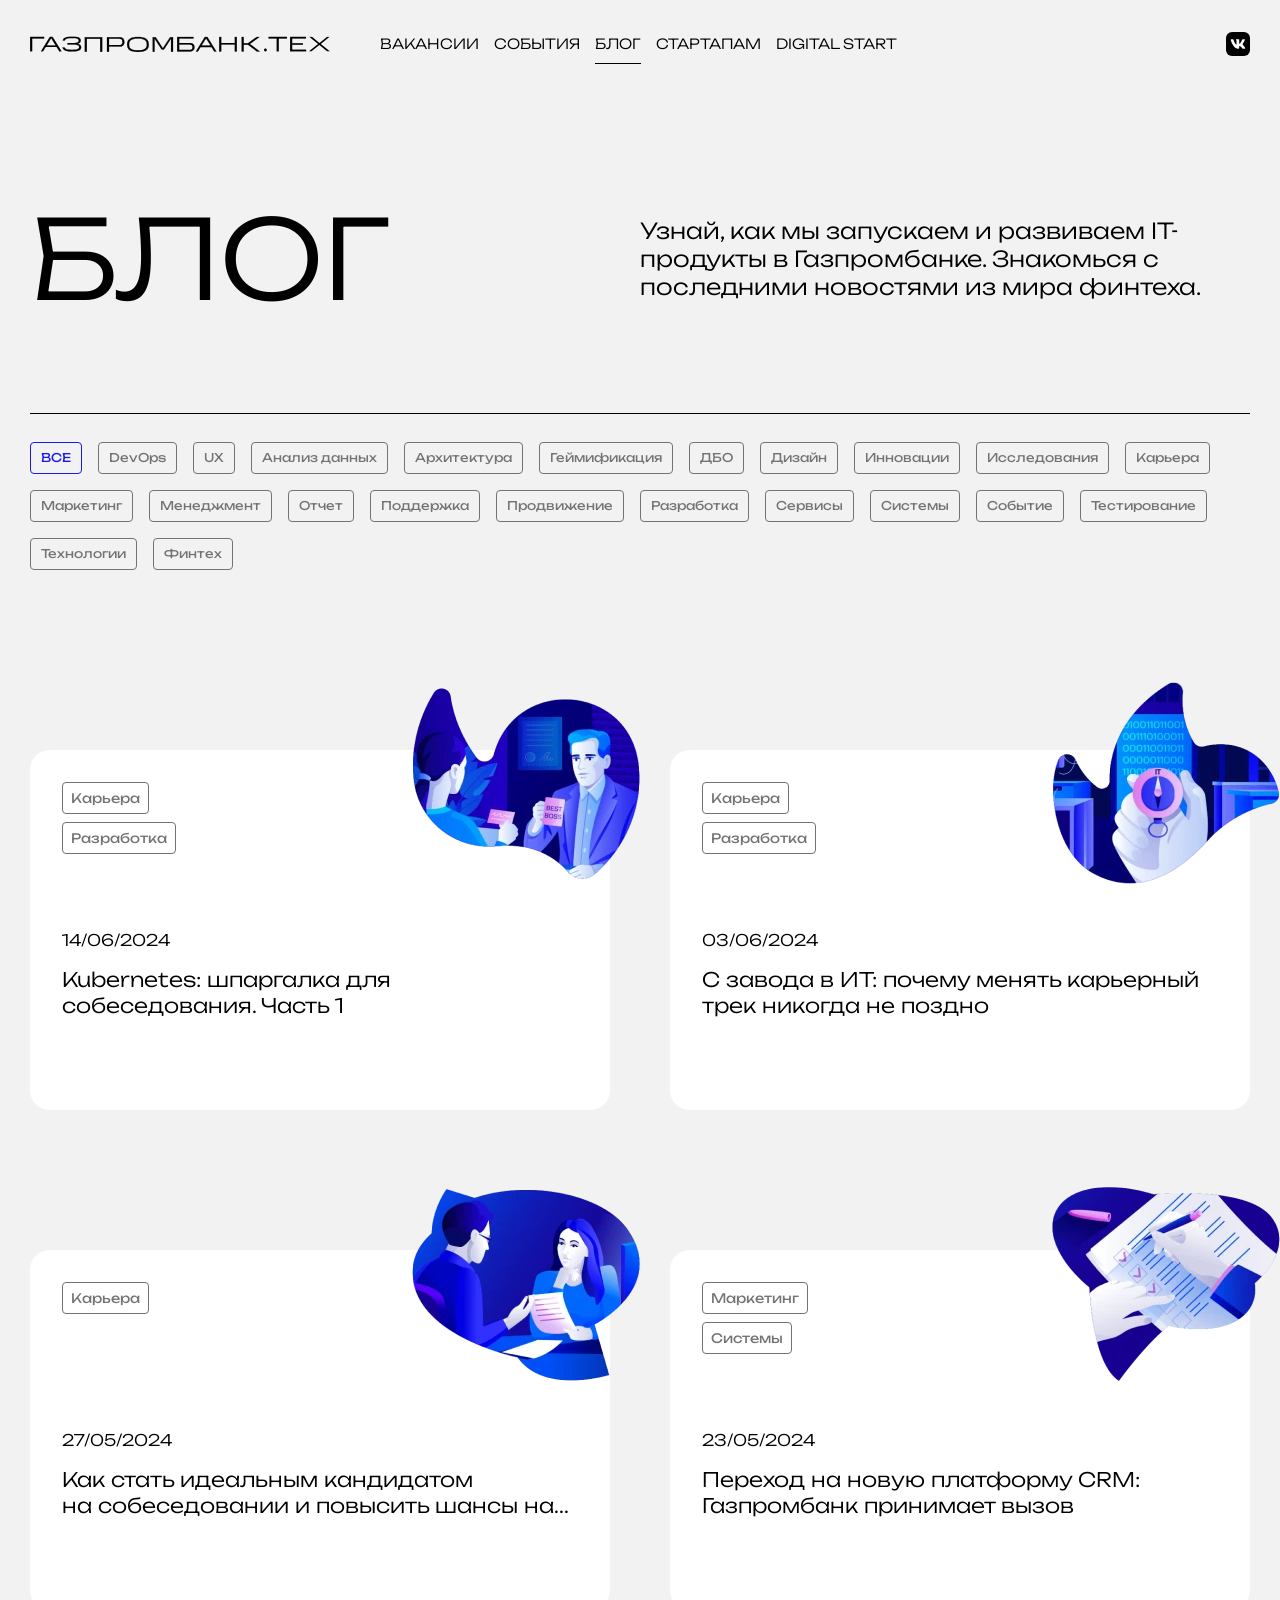
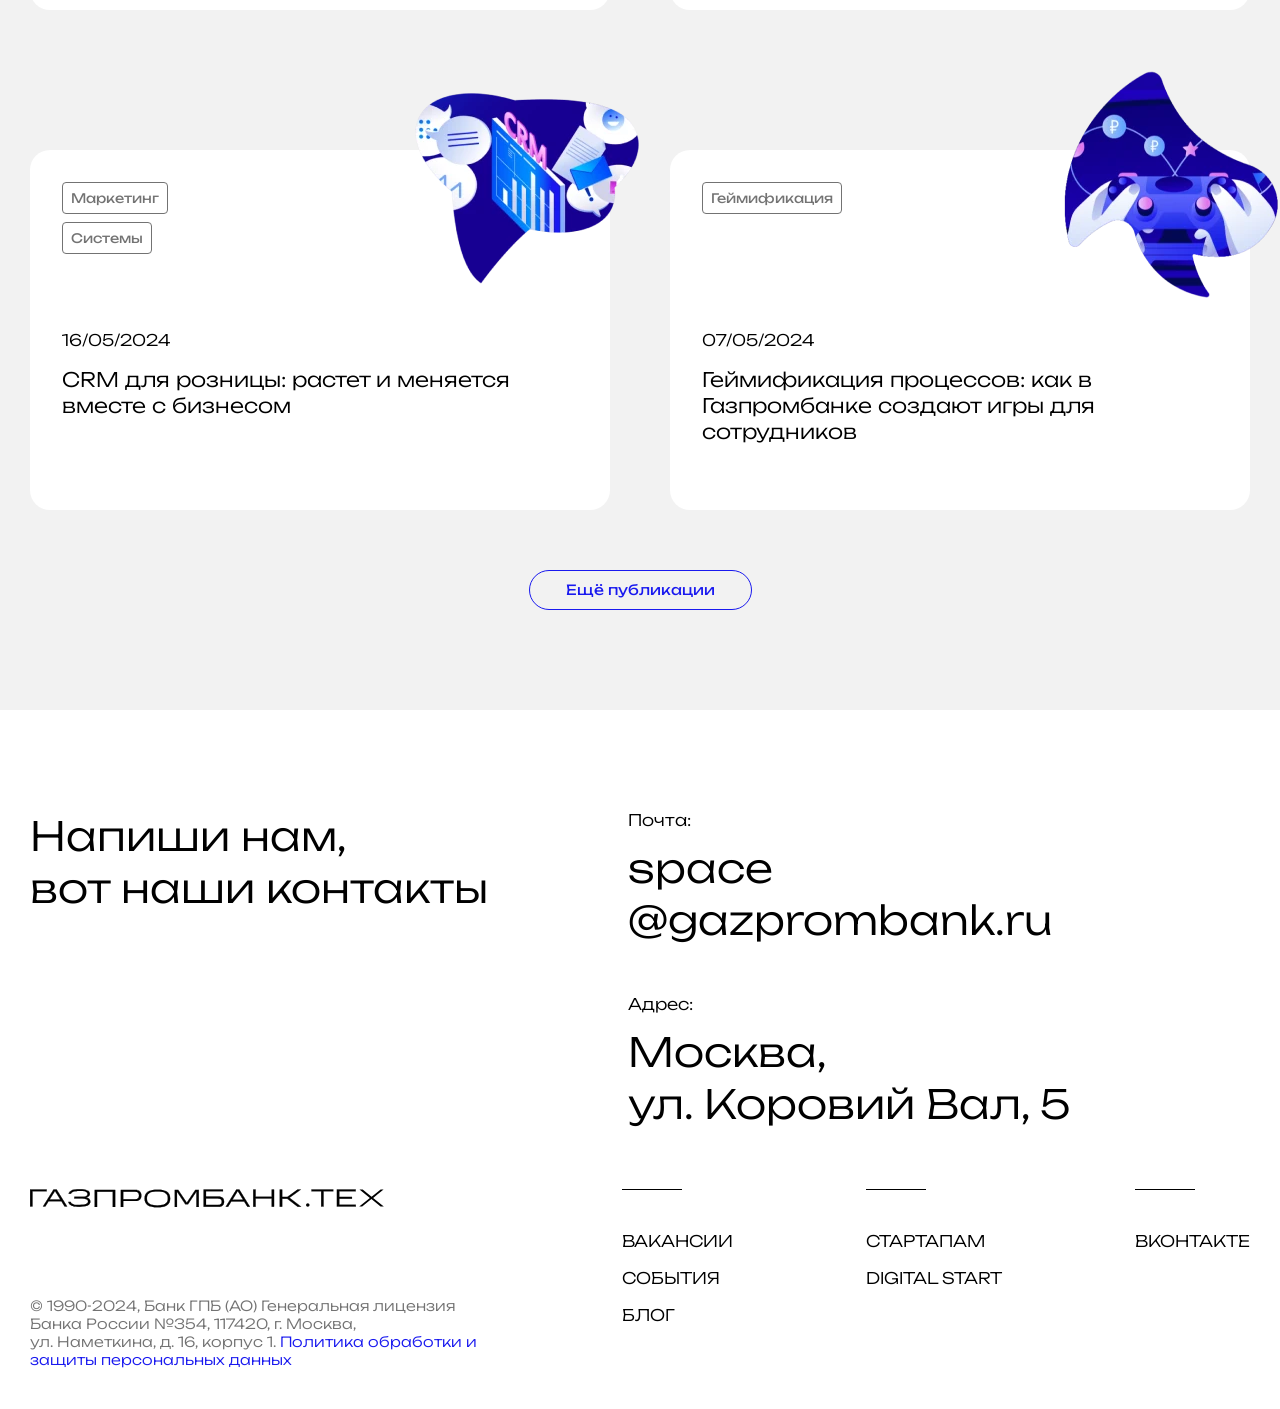
<file: index.html>
<!DOCTYPE html>
<html lang="ru">

<head>
  <meta charset="UTF-8">
  <meta name="viewport" content="width=device-width, initial-scale=1.0">
  <meta http-equiv="X-UA-Compatible" content="ie=edge">
  <link rel="stylesheet" href="css/style.css">
  <link rel="preload" href="fonts/Unbounded-Light.woff2" as="font" crossorigin="anonymous">
  <link rel="preload" href="fonts/Unbounded-Medium.woff2" as="font" crossorigin="anonymous">
  <link rel="preload" href="fonts/Unbounded-Regular.woff2" as="font" crossorigin="anonymous">
  <link rel="icon" type="image/png" href="favicon/favicon-96x96.png" sizes="96x96" />
  <link rel="icon" type="image/svg+xml" href="favicon/favicon.svg" />
  <link rel="shortcut icon" href="/favicon.ico" />
  <link rel="apple-touch-icon" sizes="180x180" href="favicon/apple-touch-icon.png" />
  <meta name="apple-mobile-web-app-title" content="MyWebSite" />
  <link rel="manifest" href="favicon/site.webmanifest" />
  <title>Блог - Газпромбанк.Тех</title>
</head>

<body>
  <header class="header">
    <div class="container">
      <div class="header__wrapper">
        <a class="header__logo" href="#">
          <svg class="header__logo-icon" width="354" height="19" aria-hidden="true">
            <use xlink:href="images/sprite.svg#icon-logo-header"></use>
          </svg>
        </a>
        <button class="header__burger burger">
          <svg width="32" height="32" aria-hidden="true">
            <use xlink:href="images/sprite.svg#icon-burger"></use>
          </svg>
        </button>
        <nav class="main-nav">
          <ul class="main-nav__list">
            <li class="main-nav__item">
              <a class="main-nav__link" href="#">Вакансии</a>
            </li>
            <li class="main-nav__item">
              <a class="main-nav__link" href="#">события</a>
            </li>
            <li class="main-nav__item">
              <a class="main-nav__link main-nav__link--active" href="#">блог</a>
            </li>
            <li class="main-nav__item">
              <a class="main-nav__link" href="#">стартапам</a>
            </li>
            <li class="main-nav__item">
              <a class="main-nav__link" href="#">digital start</a>
            </li>
          </ul>
        </nav>
        <ul class="header__social">
          <li class="header__social-item">
            <a class="header__social-link" href="#" aria-label="Ссылка на VK">
              <svg width="24" height="24" aria-hidden="true">
                <use xlink:href="images/sprite.svg#icon-vk"></use>
              </svg>
            </a>
          </li>
        </ul>
      </div>
    </div>
  </header>
  <main>
    <section class="blog-hero">
      <div class="container">
        <div class="blog-hero__wrapper">
          <h1 class="blog-hero__title">Блог</h1>
          <p class="blog-hero__description">Узнай, как мы запускаем и развиваем IT-продукты в Газпромбанке. Знакомься с
            последними новостями из мира финтеха.</p>
        </div>
      </div>
    </section>
    <section class="blog-filter">
      <h2 class="visually-hidden">Фильтр</h2>
      <div class="container">
        <form class="blog-filter__form">
          <ul class="blog-filter__list">
            <li class="blog-filter__item">
              <input type="checkbox" id="filter-all" class="blog-filter__checkbox" checked>
              <label for="filter-all" class="blog-filter__button">ВСЕ</label>
            </li>
            <li class="blog-filter__item">
              <input type="checkbox" id="filter-devops" class="blog-filter__checkbox">
              <label for="filter-devops" class="blog-filter__button">DevOps</label>
            </li>
            <li class="blog-filter__item">
              <input type="checkbox" id="filter-ux" class="blog-filter__checkbox">
              <label for="filter-ux" class="blog-filter__button">UX</label>
            </li>
            <li class="blog-filter__item">
              <input type="checkbox" id="filter-analisis" class="blog-filter__checkbox">
              <label for="filter-analisis" class="blog-filter__button">Анализ данных</label>
            </li>
            <li class="blog-filter__item">
              <input type="checkbox" id="filter-architecture" class="blog-filter__checkbox">
              <label for="filter-architecture" class="blog-filter__button">Архитектура</label>
            </li>
            <li class="blog-filter__item">
              <input type="checkbox" id="filter-gamification" class="blog-filter__checkbox">
              <label for="filter-gamification" class="blog-filter__button">Геймификация</label>
            </li>
            <li class="blog-filter__item">
              <input type="checkbox" id="filter-dbo" class="blog-filter__checkbox">
              <label for="filter-dbo" class="blog-filter__button">ДБО</label>
            </li>
            <li class="blog-filter__item">
              <input type="checkbox" id="filter-style" class="blog-filter__checkbox">
              <label for="filter-style" class="blog-filter__button">Дизайн</label>
            </li>
            <li class="blog-filter__item">
              <input type="checkbox" id="filter-innovation" class="blog-filter__checkbox">
              <label for="filter-innovation" class="blog-filter__button">Инновации</label>
            </li>
            <li class="blog-filter__item">
              <input type="checkbox" id="filter-research" class="blog-filter__checkbox">
              <label for="filter-research" class="blog-filter__button">Исследования</label>
            </li>
            <li class="blog-filter__item">
              <input type="checkbox" id="filter-career" class="blog-filter__checkbox">
              <label for="filter-career" class="blog-filter__button">Карьера</label>
            </li>
            <li class="blog-filter__item">
              <input type="checkbox" id="filter-marketing" class="blog-filter__checkbox">
              <label for="filter-marketing" class="blog-filter__button">Маркетинг</label>
            </li>
            <li class="blog-filter__item">
              <input type="checkbox" id="filter-management" class="blog-filter__checkbox">
              <label for="filter-management" class="blog-filter__button">Менеджмент</label>
            </li>
            <li class="blog-filter__item">
              <input type="checkbox" id="filter-report" class="blog-filter__checkbox">
              <label for="filter-report" class="blog-filter__button">Отчет</label>
            </li>
            <li class="blog-filter__item">
              <input type="checkbox" id="filter-support" class="blog-filter__checkbox">
              <label for="filter-support" class="blog-filter__button">Поддержка</label>
            </li>
            <li class="blog-filter__item">
              <input type="checkbox" id="filter-promotion" class="blog-filter__checkbox">
              <label for="filter-promotion" class="blog-filter__button">Продвижение</label>
            </li>
            <li class="blog-filter__item">
              <input type="checkbox" id="filter-development" class="blog-filter__checkbox">
              <label for="filter-development" class="blog-filter__button">Разработка</label>
            </li>
            <li class="blog-filter__item">
              <input type="checkbox" id="filter-services" class="blog-filter__checkbox">
              <label for="filter-services" class="blog-filter__button">Сервисы</label>
            </li>
            <li class="blog-filter__item">
              <input type="checkbox" id="filter-systems" class="blog-filter__checkbox">
              <label for="filter-systems" class="blog-filter__button">Системы</label>
            </li>
            <li class="blog-filter__item">
              <input type="checkbox" id="filter-event" class="blog-filter__checkbox">
              <label for="filter-event" class="blog-filter__button">Событие</label>
            </li>
            <li class="blog-filter__item">
              <input type="checkbox" id="filter-testing" class="blog-filter__checkbox">
              <label for="filter-testing" class="blog-filter__button">Тестирование</label>
            </li>
            <li class="blog-filter__item">
              <input type="checkbox" id="filter-technologies" class="blog-filter__checkbox">
              <label for="filter-technologies" class="blog-filter__button">Технологии</label>
            </li>
            <li class="blog-filter__item">
              <input type="checkbox" id="filter-fintech" class="blog-filter__checkbox">
              <label for="filter-fintech" class="blog-filter__button">Финтех</label>
            </li>
          </ul>
        </form>
      </div>
    </section>
    <section class="blog-list">
      <h2 class="visually-hidden">Публикации</h2>
      <div class="container">
        <ul class="blog-list__grid">
          <li class="blog-list__item">
            <a class="card-news" href="#">
              <picture>
                <source type="image/webp" media="(max-width: 767px)"
                  srcset="images/blog-img-mob-1.webp 1x, images/blog-img-mob-1@2x.webp 2x">
                <source type="image/webp" media="(max-width: 1023px)"
                  srcset="images/blog-img-tablet-1.webp 1x, images/blog-img-tablet-1@2x.webp 2x">
                <source type="image/webp" srcset="images/blog-img-1.webp 1x, images/blog-img-1@2x.webp 2x">
                <source media="(max-width: 767px)"
                  srcset="images/blog-img-mob-1.png 1x, images/blog-img-mob-1@2x.png 2x">
                <source media="(max-width: 1023px)"
                  srcset="images/blog-img-tablet-1.png 1x, images/blog-img-tablet-1@2x.png 2x">
                <img class="card-news__img" src="images/blog-img-1.png" srcset="images/blog-img-1@2x.png 2x" width="228"
                  height="228" alt="">
              </picture>
              <ul class="card-news__tags">
                <li class="card-news__tag">Карьера</li>
                <li class="card-news__tag">Разработка</li>
              </ul>
              <div class="card-news__content">
                <p class="card-news__date">14/06/2024</p>
                <p class="card-news__title">Kubernetes: шпаргалка для собеседования. Часть&nbsp;1</p>
              </div>
            </a>
          </li>
          <li class="blog-list__item">
            <a class="card-news card-news--top" href="#">
              <picture>
                <source type="image/webp" media="(max-width: 767px)"
                  srcset="images/blog-img-mob-2.webp 1x, images/blog-img-mob-2@2x.webp 2x">
                <source type="image/webp" media="(max-width: 1023px)"
                  srcset="images/blog-img-tablet-2.webp 1x, images/blog-img-tablet-2@2x.webp 2x">
                <source type="image/webp" srcset="images/blog-img-2.webp 1x, images/blog-img-2@2x.webp 2x">
                <source media="(max-width: 767px)"
                  srcset="images/blog-img-mob-2.png 1x, images/blog-img-mob-2@2x.png 2x">
                <source media="(max-width: 1023px)"
                  srcset="images/blog-img-tablet-2.png 1x, images/blog-img-tablet-2@2x.png 2x">
                <img class="card-news__img" src="images/blog-img-2.png" srcset="images/blog-img-2@2x.png 2x" width="228"
                  height="228" alt="">
              </picture>
              <ul class="card-news__tags">
                <li class="card-news__tag">Карьера</li>
                <li class="card-news__tag">Разработка</li>
              </ul>
              <div class="card-news__content">
                <p class="card-news__date">03/06/2024</p>
                <p class="card-news__title">С&nbsp;завода в&nbsp;ИТ: почему менять карьерный трек
                  никогда не&nbsp;поздно</p>
              </div>
            </a>
          </li>
          <li class="blog-list__item">
            <a class="card-news" href="article.html">
              <picture>
                <source type="image/webp" media="(max-width: 767px)"
                  srcset="images/blog-img-mob-3.webp 1x, images/blog-img-mob-3@2x.webp 2x">
                <source type="image/webp" media="(max-width: 1023px)"
                  srcset="images/blog-img-tablet-3.webp 1x, images/blog-img-tablet-3@2x.webp 2x">
                <source type="image/webp" srcset="images/blog-img-3.webp 1x, images/blog-img-3@2x.webp 2x">
                <source media="(max-width: 767px)"
                  srcset="images/blog-img-mob-3.png 1x, images/blog-img-mob-3@2x.png 2x">
                <source media="(max-width: 1023px)"
                  srcset="images/blog-img-tablet-3.png 1x, images/blog-img-tablet-3@2x.png 2x">
                <img class="card-news__img" src="images/blog-img-3.png" srcset="images/blog-img-3@2x.png 2x" width="228"
                  height="228" alt="">
              </picture>
              <ul class="card-news__tags">
                <li class="card-news__tag">Карьера</li>
              </ul>
              <div class="card-news__content">
                <p class="card-news__date">27/05/2024</p>
                <p class="card-news__title">Как стать идеальным кандидатом на&nbsp;собеседовании
                  и&nbsp;повысить шансы&nbsp;на...</p>
              </div>
            </a>
          </li>
          <li class="blog-list__item">
            <a class="card-news" href="#">
              <picture>
                <source type="image/webp" media="(max-width: 767px)"
                  srcset="images/blog-img-mob-4.webp 1x, images/blog-img-mob-4@2x.webp 2x">
                <source type="image/webp" media="(max-width: 1023px)"
                  srcset="images/blog-img-tablet-4.webp 1x, images/blog-img-tablet-4@2x.webp 2x">
                <source type="image/webp" srcset="images/blog-img-4.webp 1x, images/blog-img-4@2x.webp 2x">
                <source media="(max-width: 767px)"
                  srcset="images/blog-img-mob-4.png 1x, images/blog-img-mob-4@2x.png 2x">
                <source media="(max-width: 1023px)"
                  srcset="images/blog-img-tablet-4.png 1x, images/blog-img-tablet-4@2x.png 2x">
                <img class="card-news__img" src="images/blog-img-4.png" srcset="images/blog-img-4@2x.png 2x" width="228"
                  height="228" alt="">
              </picture>
              <ul class="card-news__tags">
                <li class="card-news__tag">Маркетинг</li>
                <li class="card-news__tag">Системы</li>
              </ul>
              <div class="card-news__content">
                <p class="card-news__date">23/05/2024</p>
                <p class="card-news__title">Переход на&nbsp;новую платформу CRM: Газпромбанк принимает
                  вызов</p>
              </div>
            </a>
          </li>
          <li class="blog-list__item">
            <a class="card-news card-news--top" href="#">
              <picture>
                <source type="image/webp" media="(max-width: 767px)"
                  srcset="images/blog-img-mob-5.webp 1x, images/blog-img-mob-5@2x.webp 2x">
                <source type="image/webp" media="(max-width: 1023px)"
                  srcset="images/blog-img-tablet-5.webp 1x, images/blog-img-tablet-5@2x.webp 2x">
                <source type="image/webp" srcset="images/blog-img-5.webp 1x, images/blog-img-5@2x.webp 2x">
                <source media="(max-width: 767px)"
                  srcset="images/blog-img-mob-5.png 1x, images/blog-img-mob-5@2x.png 2x">
                <source media="(max-width: 1023px)"
                  srcset="images/blog-img-tablet-5.png 1x, images/blog-img-tablet-5@2x.png 2x">
                <img class="card-news__img" src="images/blog-img-5.png" srcset="images/blog-img-5@2x.png 2x" width="228"
                  height="228" alt="">
              </picture>
              <ul class="card-news__tags">
                <li class="card-news__tag">Маркетинг</li>
                <li class="card-news__tag">Системы</li>
              </ul>
              <div class="card-news__content">
                <p class="card-news__date">16/05/2024</p>
                <p class="card-news__title">CRM для розницы: растет и&nbsp;меняется вместе
                  с&nbsp;бизнесом</p>
              </div>
            </a>
          </li>
          <li class="blog-list__item">
            <a class="card-news" href="#">
              <picture>
                <source type="image/webp" media="(max-width: 767px)"
                  srcset="images/blog-img-mob-6.webp 1x, images/blog-img-mob-6@2x.webp 2x">
                <source type="image/webp" media="(max-width: 1023px)"
                  srcset="images/blog-img-tablet-6.webp 1x, images/blog-img-tablet-6@2x.webp 2x">
                <source type="image/webp" srcset="images/blog-img-6.webp 1x, images/blog-img-6@2x.webp 2x">
                <source media="(max-width: 767px)"
                  srcset="images/blog-img-mob-6.png 1x, images/blog-img-mob-6@2x.png 2x">
                <source media="(max-width: 1023px)"
                  srcset="images/blog-img-tablet-6.png 1x, images/blog-img-tablet-6@2x.png 2x">
                <img class="card-news__img" src="images/blog-img-6.png" srcset="images/blog-img-6@2x.png 2x" width="228"
                  height="228" alt="">
              </picture>
              <ul class="card-news__tags">
                <li class="card-news__tag">Геймификация</li>
              </ul>
              <div class="card-news__content">
                <p class="card-news__date">07/05/2024</p>
                <p class="card-news__title">Геймификация процессов: как в Газпромбанке создают игры
                  для сотрудников</p>
              </div>
            </a>
          </li>
        </ul>
        <button class="blog-list__more" type="button">Ещё публикации</button>
      </div>
    </section>
  </main>
  <footer class="footer">
    <div class="container">
      <div class="footer__columns">
        <div class="footer__column">
          <h2 class="footer__title">Напиши нам, вот&nbsp;наши контакты</h2>
        </div>
        <div class="footer__column">
          <div class="footer__contacts">
            <span class="footer__contacts-title">Почта:</span>
            <a class="footer__contacts-link" href="mailto:space@gazprombank.ru">space @gazprombank.ru</a>
          </div>
          <div class="footer__contacts">
            <span class="footer__contacts-title">Адрес:</span>
            <a class="footer__contacts-link" href="#">Москва, ул.&nbsp;Коровий Вал, 5</a>
          </div>
        </div>
      </div>
      <div class="footer__columns">
        <div class="footer__column">
          <a class="footer__logo" href="#">
            <svg class="footer__logo-icon" width="354" height="19" aria-hidden="true">
              <use xlink:href="images/sprite.svg#icon-logo-header"></use>
            </svg>
          </a>
          <p class="footer__copyright">© 1990-2024, Банк ГПБ (АО) Генеральная лицензия Банка России №354, 117420, г.
            Москва, ул.&nbsp;Наметкина, д. 16, корпус 1. <a href="#" class="footer__copyright-link">Политика обработки и
              защиты персональных данных</a>
          </p>
        </div>
        <div class="footer__column">
          <div class="footer__navigation">
            <div class="footer__navigation-block">
              <a href="#" class="footer__navigation-link">Вакансии</a>
              <a href="#" class="footer__navigation-link">События</a>
              <a href="#" class="footer__navigation-link">Блог</a>
            </div>
            <div class="footer__navigation-block">
              <a href="#" class="footer__navigation-link">Стартапам</a>
              <a href="#" class="footer__navigation-link">Digital start</a>
            </div>
            <div class="footer__navigation-block">
              <a href="#" class="footer__navigation-link">Вконтакте</a>
            </div>
          </div>
        </div>
      </div>
    </div>
  </footer>
</body>

</html>
</file>
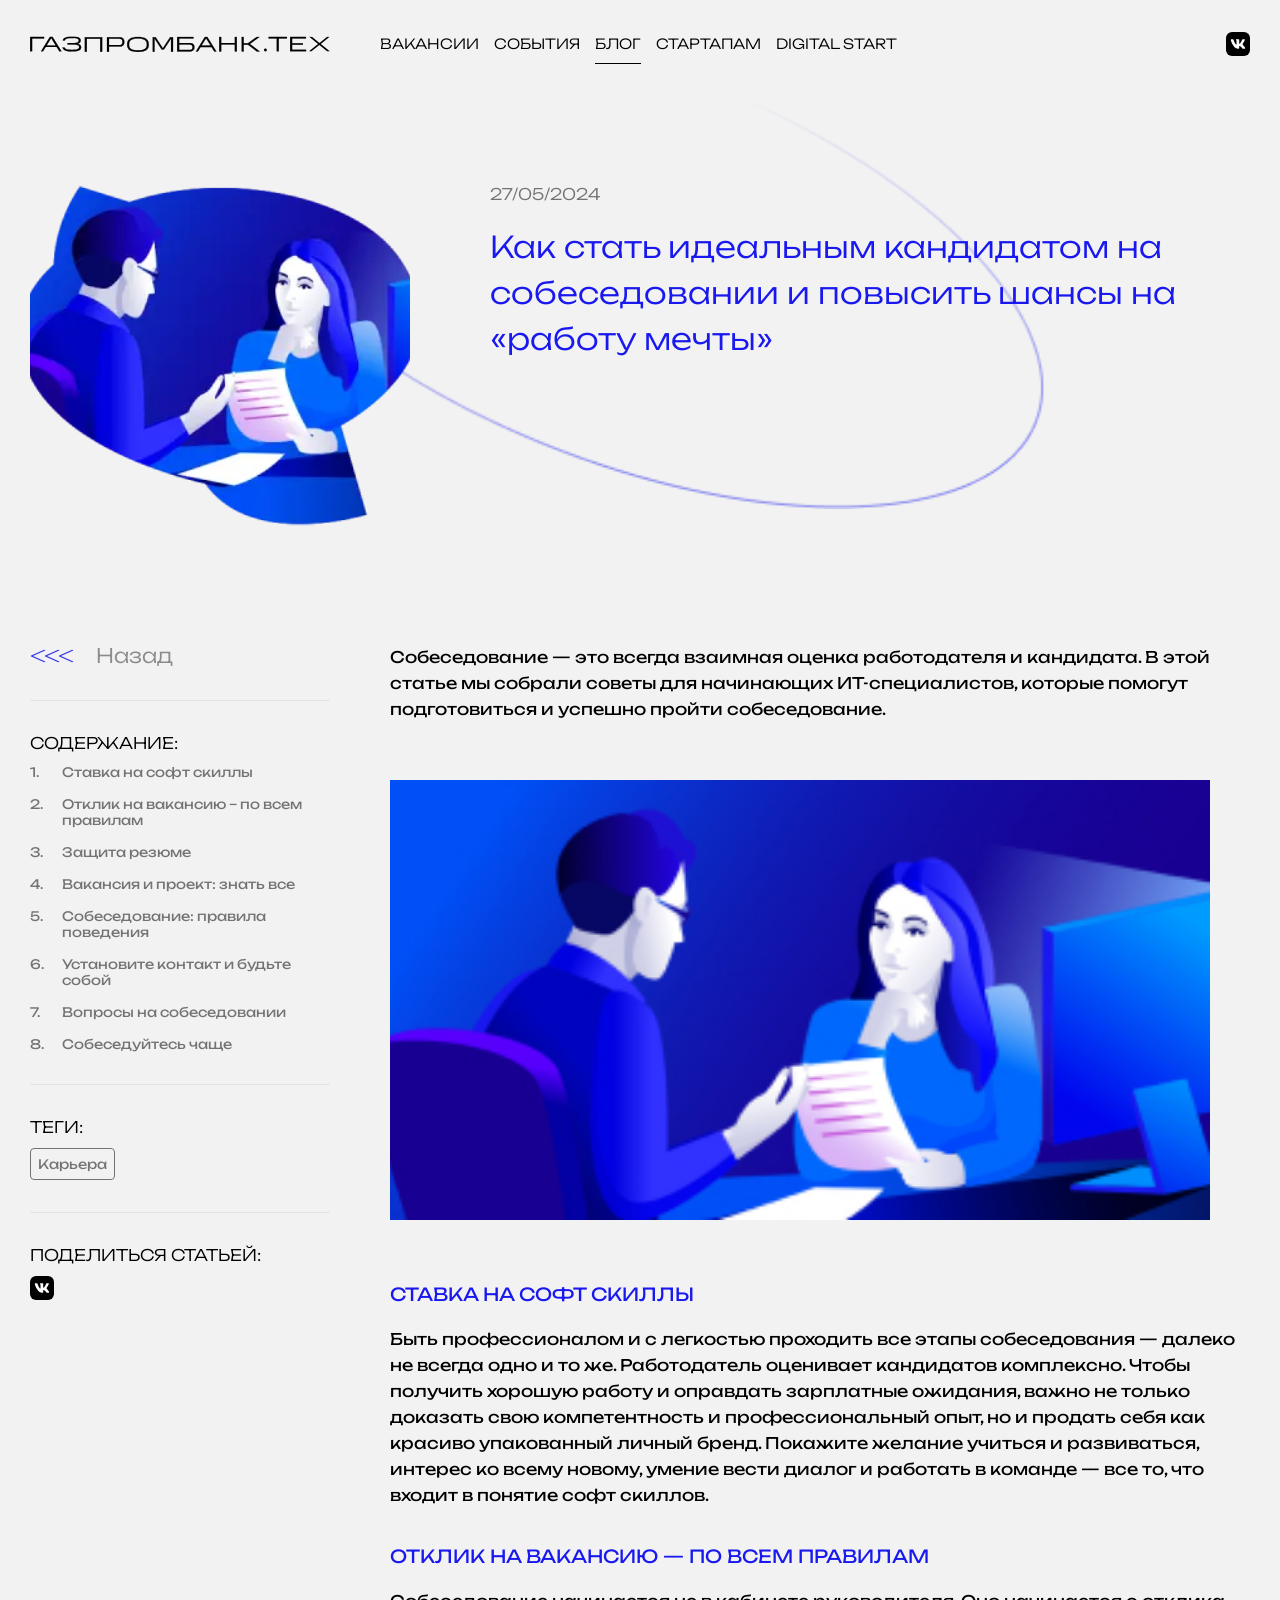
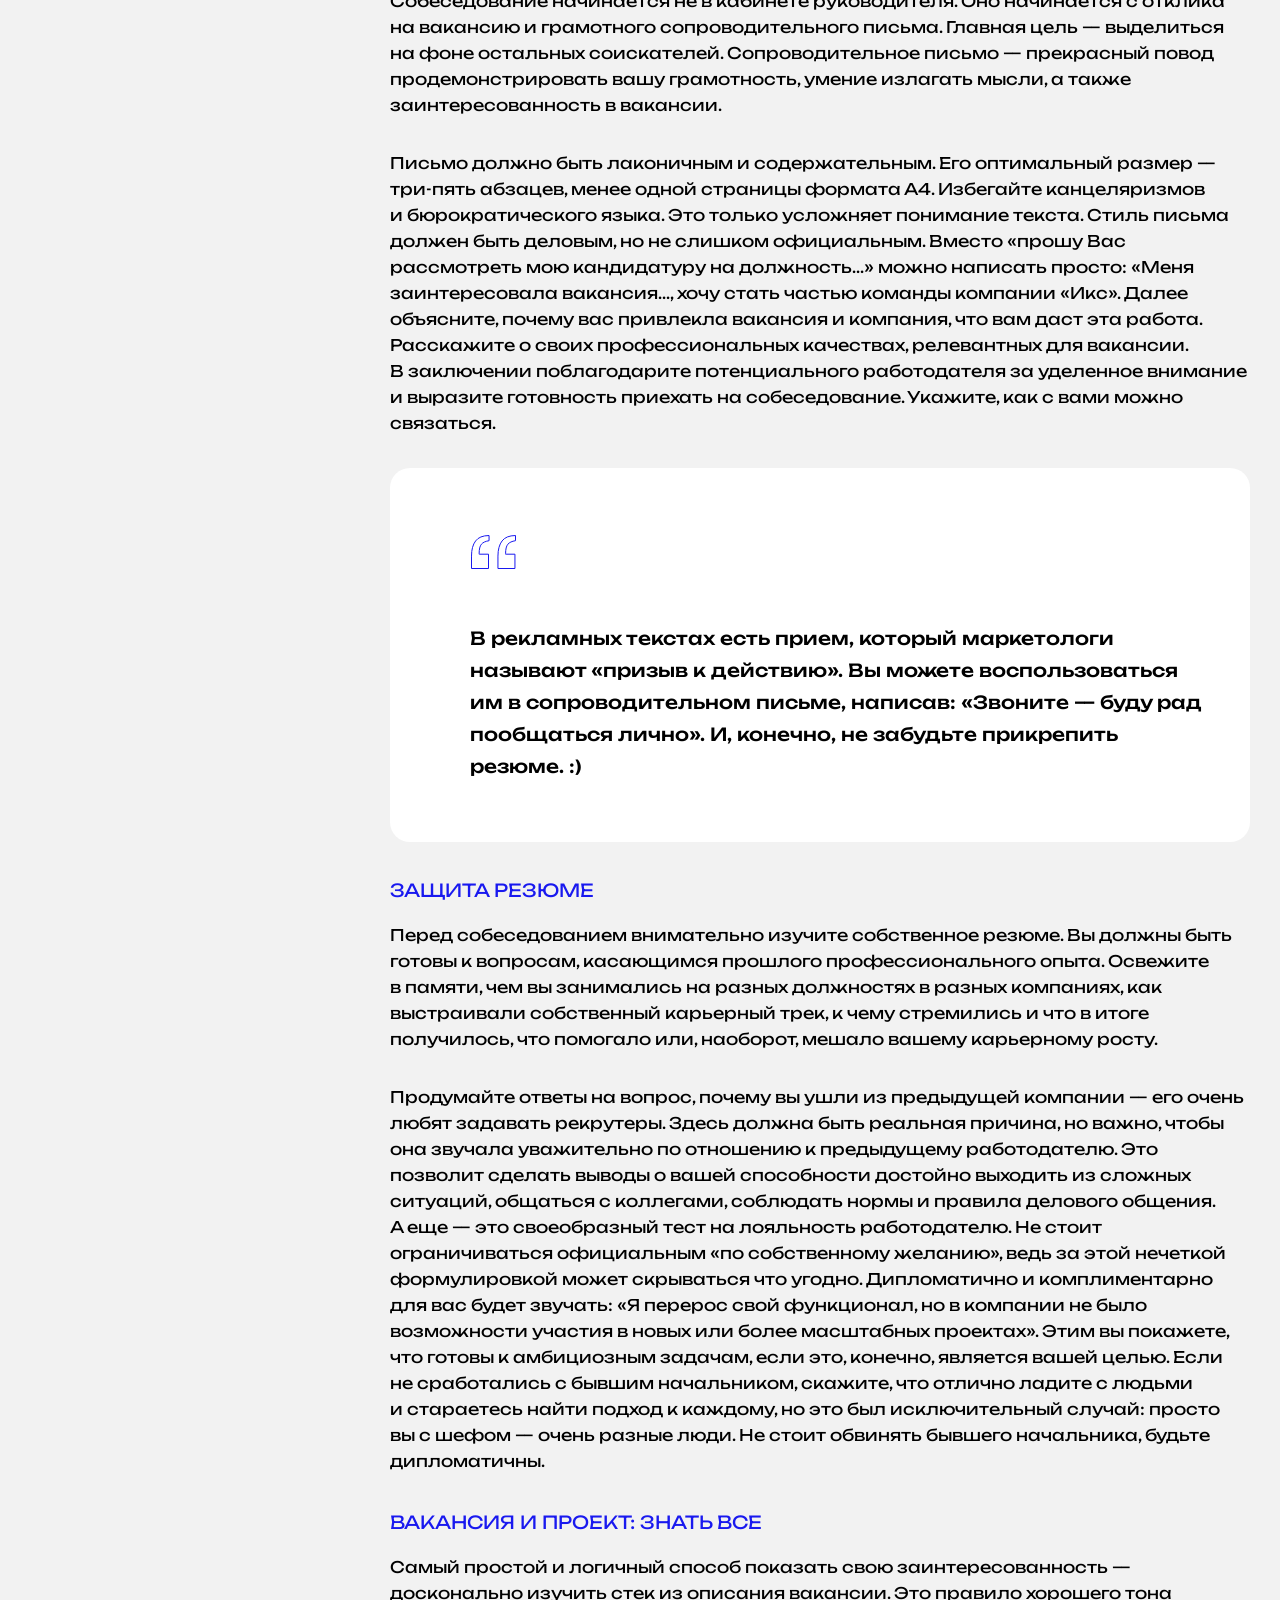
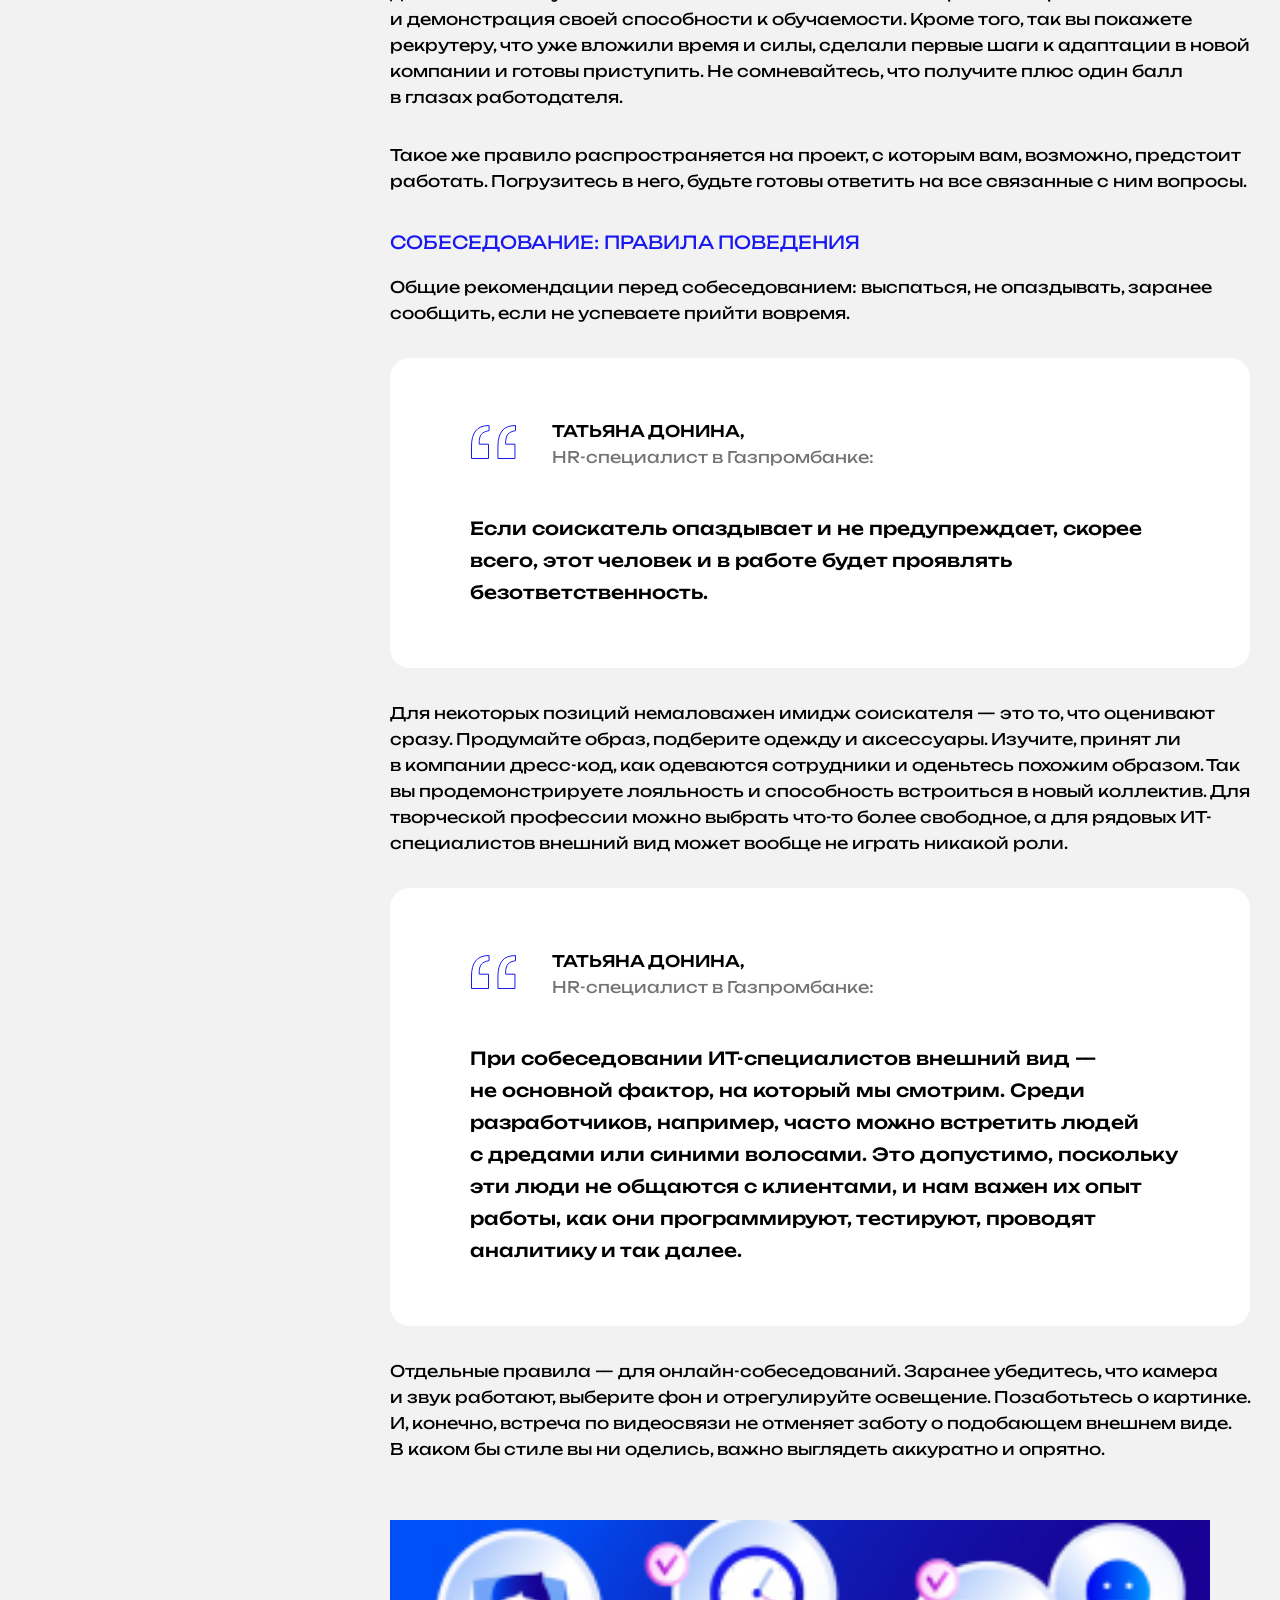
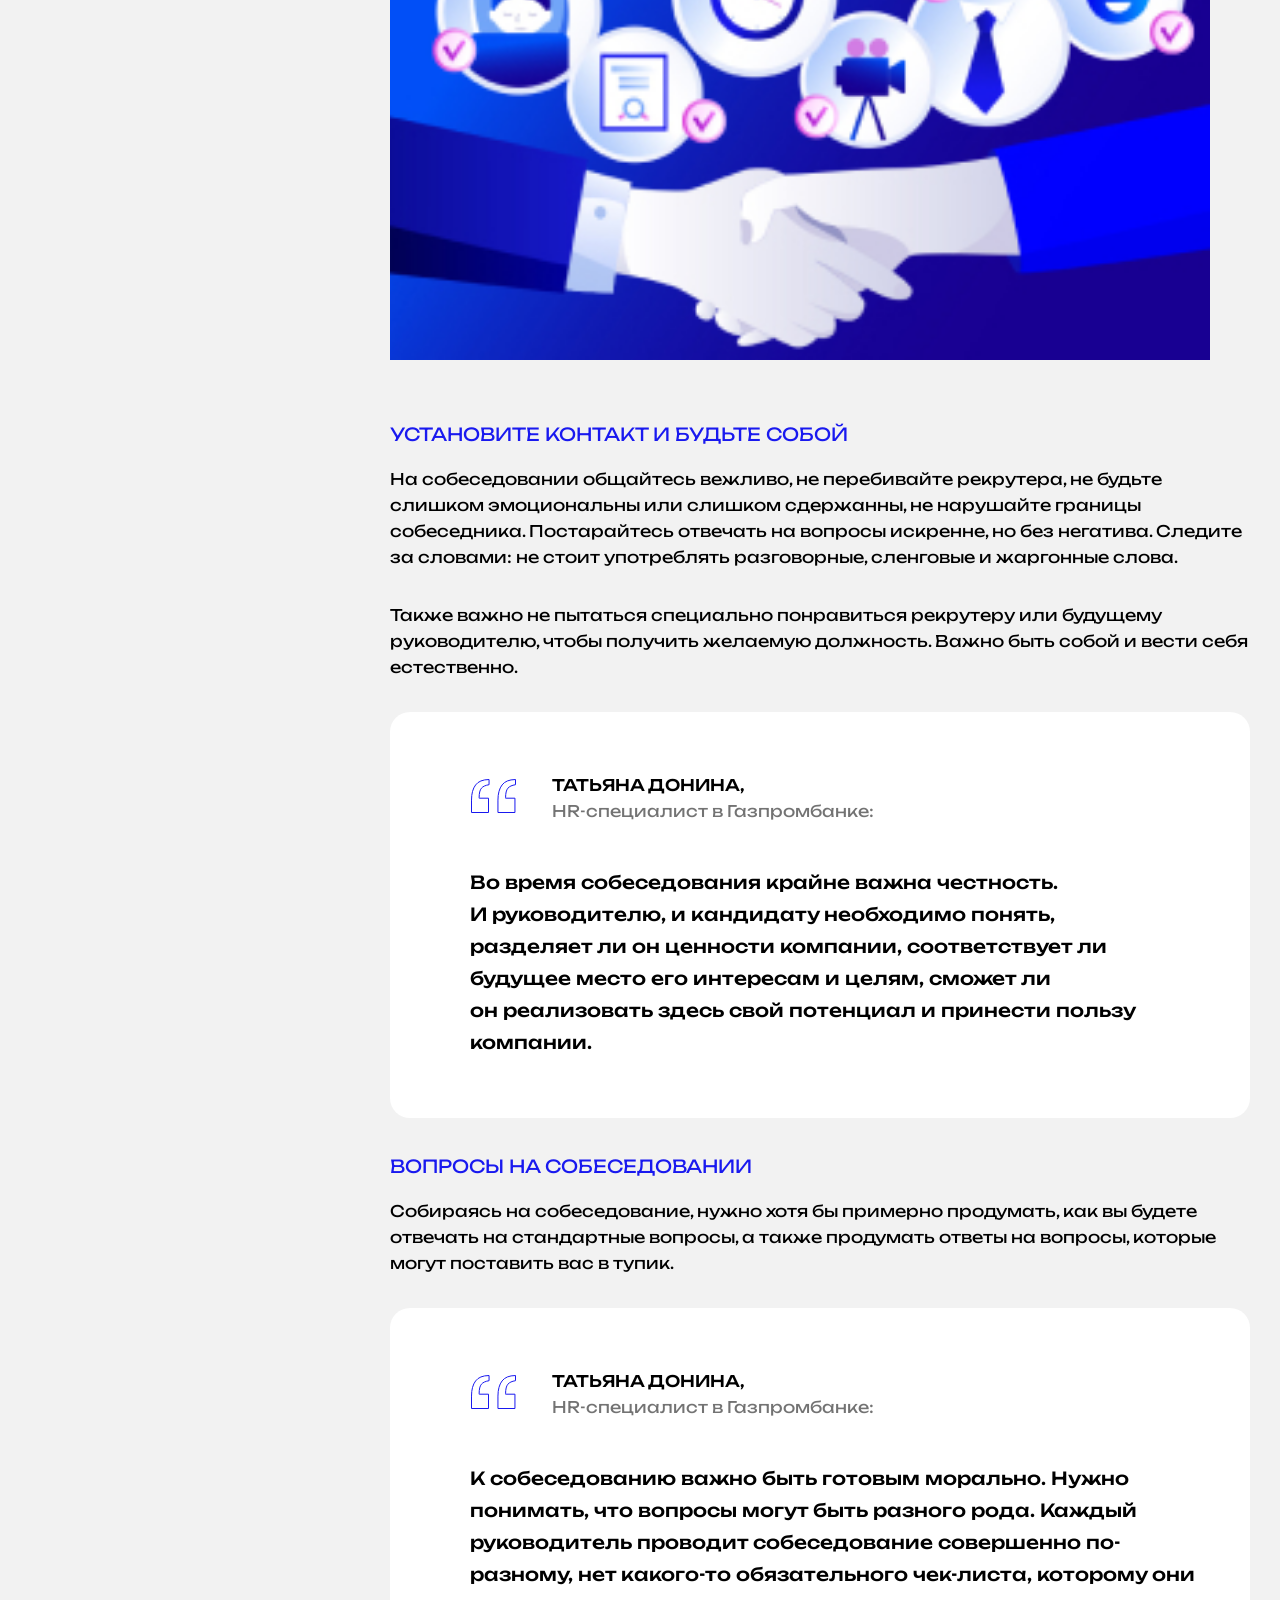
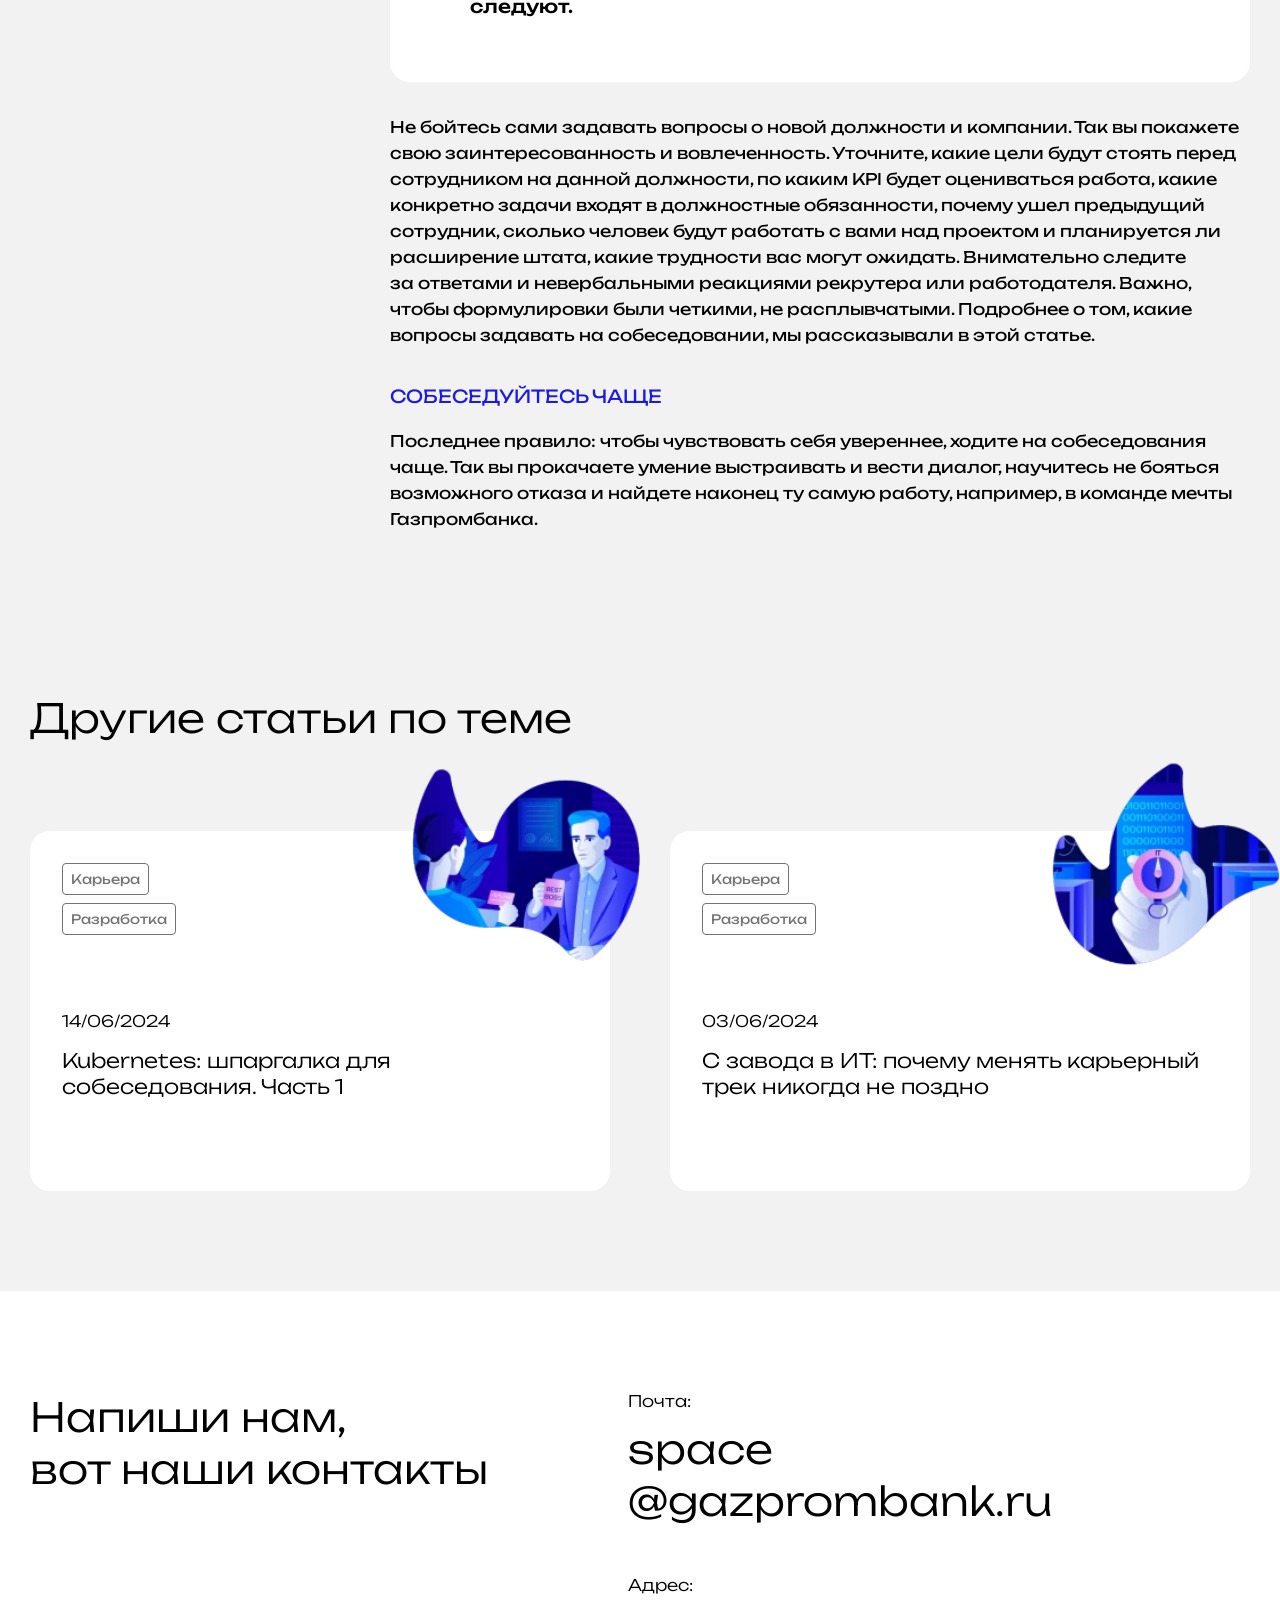
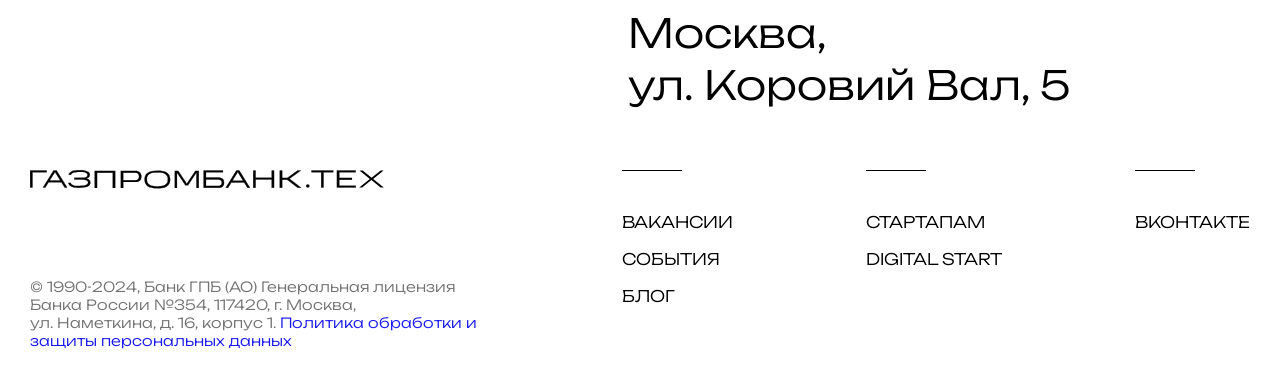
<file: article.html>
<!DOCTYPE html>
<html lang="ru">

<head>
  <meta charset="UTF-8">
  <meta name="viewport" content="width=device-width, initial-scale=1.0">
  <meta http-equiv="X-UA-Compatible" content="ie=edge">
  <link rel="stylesheet" href="css/style.css">
  <link rel="preload" href="fonts/Unbounded-Light.woff2" as="font" crossorigin="anonymous">
  <link rel="preload" href="fonts/Unbounded-Medium.woff2" as="font" crossorigin="anonymous">
  <link rel="preload" href="fonts/Unbounded-Regular.woff2" as="font" crossorigin="anonymous">
  <link rel="icon" type="image/png" href="favicon/favicon-96x96.png" sizes="96x96" />
  <link rel="icon" type="image/svg+xml" href="favicon/favicon.svg" />
  <link rel="shortcut icon" href="/favicon.ico" />
  <link rel="apple-touch-icon" sizes="180x180" href="favicon/apple-touch-icon.png" />
  <meta name="apple-mobile-web-app-title" content="MyWebSite" />
  <link rel="manifest" href="/site.webmanifest" />
  <title>Как стать идеальным кандидатом на собеседовании - Газпромбанк.Тех</title>
</head>

<body>
  <header class="header">
    <div class="container">
      <div class="header__wrapper">
        <a class="header__logo" href="#">
          <svg class="header__logo-icon" width="354" height="19" aria-hidden="true">
            <use xlink:href="images/sprite.svg#icon-logo-header"></use>
          </svg>
        </a>
        <button class="header__burger burger">
          <svg width="32" height="32" aria-hidden="true">
            <use xlink:href="images/sprite.svg#icon-burger"></use>
          </svg>
        </button>
        <nav class="main-nav">
          <ul class="main-nav__list">
            <li class="main-nav__item">
              <a class="main-nav__link" href="#">Вакансии</a>
            </li>
            <li class="main-nav__item">
              <a class="main-nav__link" href="#">события</a>
            </li>
            <li class="main-nav__item">
              <a class="main-nav__link main-nav__link--active" href="#">блог</a>
            </li>
            <li class="main-nav__item">
              <a class="main-nav__link" href="#">стартапам</a>
            </li>
            <li class="main-nav__item">
              <a class="main-nav__link" href="#">digital start</a>
            </li>
          </ul>
        </nav>
        <ul class="header__social">
          <li class="header__social-item">
            <a class="header__social-link" href="#" aria-label="Ссылка на VK">
              <svg width="24" height="24" aria-hidden="true">
                <use xlink:href="images/sprite.svg#icon-vk"></use>
              </svg>
            </a>
          </li>
        </ul>
      </div>
    </div>
  </header>
  <main>
    <section class="article-hero">
      <div class="article-hero__decor">
        <picture>
          <source media="(max-width: 767px)" srcset="images/article-decor-mobile.png">
          <source media="(max-width: 1023px)" srcset="images/article-decor-tablet.png">
          <img class="article-hero__decor-img" src="images/article-decor.png" width="1214" height="577"
            alt="Декоративный элемент">
        </picture>
      </div>
      <div class="container">
        <div class="article-hero__wrapper">
          <a class="article-hero__back link-back" href="index.html">
            <svg class="link-back__icon" width="46" height="14" aria-hidden="true">
              <use xlink:href="images/sprite.svg#icon-arrow-left"></use>
            </svg>
            <span class="link-back__text">Назад</span>
          </a>
          <div class="article-hero__picture">
            <picture>
              <source type="image/webp" media="(max-width: 767px)"
                srcset="images/article-hero-mobile.webp 1x, images/article-hero-mobile@2x.webp 2x">
              <source type="image/webp" media="(max-width: 1023px)"
                srcset="images/article-hero-tablet.webp 1x, images/article-hero-tablet@2x.webp 2x">
              <source type="image/webp" srcset="images/article-hero.webp 1x, images/article-hero@2x.webp 2x">
              <source media="(max-width: 767px)"
                srcset="images/article-hero-mobile.png 1x, images/article-hero-mobile@2x.png 2x">
              <source media="(max-width: 1023px)"
                srcset="images/article-hero-tablet.png 1x, images/article-hero-tablet@2x.png 2x">
              <img class="article-hero__img" src="images/article-hero.png" srcset="images/article-hero@2x.png 2x"
                height="440" width="440" alt="Иллюстрация новости">
            </picture>
          </div>
          <div class="article-hero__info">
            <span class="article-hero__date">27/05/2024</span>
            <h1 class="article-hero__title">Как стать идеальным кандидатом на собеседовании и повысить шансы на «работу
              мечты»</h1>
          </div>
        </div>
      </div>
    </section>
    <section class="article">
      <h2 class="visually-hidden">Как стать идеальным кандидатом на собеседовании и повысить шансы на «работу мечты»
      </h2>
      <div class="container">
        <div class="article__wrapper">
          <aside class="article-aside">
            <a class="article-aside__back link-back" href="blog.html">
              <svg class="link-back__icon" width="46" height="14" aria-hidden="true">
                <use xlink:href="images/sprite.svg#icon-arrow-left"></use>
              </svg>
              <span class="link-back__text">Назад</span>
            </a>
            <h2 class="article-aside__title article-aside__title--tablet-none">Содержание:</h2>
            <ul class="article-aside__list">
              <li class="article-aside__item">
                <a href="#soft-skills" class="article-aside__link">Ставка на софт скиллы</a>
              </li>
              <li class="article-aside__item">
                <a href="#apply-rules" class="article-aside__link">Отклик на вакансию – по всем правилам</a>
              </li>
              <li class="article-aside__item">
                <a href="#resume-protection" class="article-aside__link">Защита резюме</a>
              </li>
              <li class="article-aside__item">
                <a href="#vacancy-project" class="article-aside__link">Вакансия и проект: знать все</a>
              </li>
              <li class="article-aside__item">
                <a href="#interview-rules" class="article-aside__link">Собеседование: правила поведения</a>
              </li>
              <li class="article-aside__item">
                <a href="#be-yourself" class="article-aside__link">Установите контакт и будьте собой</a>
              </li>
              <li class="article-aside__item">
                <a href="#questions" class="article-aside__link">Вопросы на собеседовании</a>
              </li>
              <li class="article-aside__item">
                <a href="#practice-interview" class="article-aside__link">Собеседуйтесь чаще</a>
              </li>
            </ul>
            <div class="article-aside__inner">
              <h2 class="article-aside__title">ТЕГИ:</h2>
              <ul class="article-aside__tags">
                <li class="article-aside__tag-item">
                  <span class="article-aside__tag">Карьера</span>
                </li>
              </ul>
            </div>
            <div class="article-aside__inner">
              <h2 class="article-aside__title">ПОДЕЛИТЬСЯ СТАТЬЕЙ:</h2>
              <ul class="article-aside__social">
                <li class="article-aside__social-item">
                  <a href="#" class="article-aside__social-link" aria-label="Ссылка на ВК">
                    <svg width="24" height="24" aria-hidden="true">
                      <use xlink:href="images/sprite.svg#icon-vk"></use>
                    </svg>
                  </a>
                </li>
              </ul>
            </div>
          </aside>
          <div class="article__text-block">
            <p class="article__text">Собеседование&nbsp;&mdash; это всегда взаимная оценка работодателя
              и&nbsp;кандидата. В&nbsp;этой статье мы&nbsp;собрали советы для начинающих ИТ-специалистов, которые
              помогут подготовиться и&nbsp;успешно пройти собеседование.</p>
            <picture>
              <source media="(max-width: 767px)"
                srcset="images/article-img-1-mobile.jpg 1x, images/article-img-1-mobile@2x.jpg 2x">
              <source media="(max-width: 1023px)"
                srcset="images/article-img-1-tablet.jpg 1x, images/article-img-1-tablet@2x.jpg 2x">
              <img class="article__img" src="images/article-img-1.jpg" srcset="images/article-img-1@2x.jpg 2x"
                height="820" width="440" alt="Иллюстрация новости">
            </picture>
            <h2 class="article__heading" id="soft-skills">Ставка на софт скиллы</h2>
            <p class="article__text">Быть профессионалом и&nbsp;с&nbsp;легкостью проходить все этапы
              собеседования&nbsp;&mdash; далеко не&nbsp;всегда одно и&nbsp;то&nbsp;же. Работодатель оценивает кандидатов
              комплексно. Чтобы получить хорошую работу и&nbsp;оправдать зарплатные ожидания, важно не&nbsp;только
              доказать свою компетентность и&nbsp;профессиональный опыт, но&nbsp;и&nbsp;продать себя как красиво
              упакованный личный бренд. Покажите желание учиться и&nbsp;развиваться, интерес ко&nbsp;всему новому,
              умение вести диалог и&nbsp;работать в&nbsp;команде&nbsp;&mdash; все&nbsp;то, что входит в&nbsp;понятие
              софт скиллов.</p>
            <h2 class="article__heading" id="apply-rules">Отклик на&nbsp;вакансию&nbsp;&mdash; по&nbsp;всем правилам</h2>
            <p class="article__text">Собеседование начинается не&nbsp;в&nbsp;кабинете руководителя. Оно начинается
              с&nbsp;отклика на&nbsp;вакансию и&nbsp;грамотного сопроводительного письма. Главная цель&nbsp;&mdash;
              выделиться на&nbsp;фоне остальных соискателей. Сопроводительное письмо&nbsp;&mdash; прекрасный повод
              продемонстрировать вашу грамотность, умение излагать мысли, а&nbsp;также заинтересованность
              в&nbsp;вакансии.</p>
            <p class="article__text">Письмо должно быть лаконичным и&nbsp;содержательным. Его оптимальный
              размер&nbsp;&mdash; три-пять абзацев, менее одной страницы формата А4. Избегайте канцеляризмов
              и&nbsp;бюрократического языка. Это только усложняет понимание текста. Стиль письма должен быть деловым,
              но&nbsp;не&nbsp;слишком официальным. Вместо &laquo;прошу Вас рассмотреть мою кандидатуру
              на&nbsp;должность...&raquo; можно написать просто: &laquo;Меня заинтересовала вакансия..., хочу стать
              частью команды компании &laquo;Икс&raquo;. Далее объясните, почему вас привлекла вакансия и&nbsp;компания,
              что вам даст эта работа. Расскажите о&nbsp;своих профессиональных качествах, релевантных для вакансии.
              В&nbsp;заключении поблагодарите потенциального работодателя за&nbsp;уделенное внимание и&nbsp;выразите
              готовность приехать на&nbsp;собеседование. Укажите, как с&nbsp;вами можно связаться.</p>
            <blockquote class="article__blockquote">
              <div class="article__blockquote-inner">
                <svg class="article__blockquote-icon" width="48" height="48" aria-hidden="true">
                  <use xlink:href="images/sprite.svg#icon-quote"></use>
                </svg>
              </div>
              <p class="article__blockquote-text">В&nbsp;рекламных текстах есть прием, который маркетологи называют
                &laquo;призыв к&nbsp;действию&raquo;. Вы&nbsp;можете воспользоваться им&nbsp;в&nbsp;сопроводительном
                письме, написав: &laquo;Звоните&nbsp;&mdash; буду рад пообщаться лично&raquo;. И, конечно,
                не&nbsp;забудьте прикрепить резюме. :)</p>
            </blockquote>
            <h2 class="article__heading" id="resume-protection">Защита резюме</h2>
            <p class="article__text">Перед собеседованием внимательно изучите собственное резюме. Вы&nbsp;должны быть
              готовы к&nbsp;вопросам, касающимся прошлого профессионального опыта. Освежите в&nbsp;памяти, чем
              вы&nbsp;занимались на&nbsp;разных должностях в&nbsp;разных компаниях, как выстраивали собственный
              карьерный трек, к&nbsp;чему стремились и&nbsp;что в&nbsp;итоге получилось, что помогало или, наоборот,
              мешало вашему карьерному росту.</p>
            <p class="article__text">Продумайте ответы на&nbsp;вопрос, почему вы&nbsp;ушли из&nbsp;предыдущей
              компании&nbsp;&mdash; его очень любят задавать рекрутеры. Здесь должна быть реальная причина,
              но&nbsp;важно, чтобы она звучала уважительно по&nbsp;отношению к&nbsp;предыдущему работодателю. Это
              позволит сделать выводы о&nbsp;вашей способности достойно выходить из&nbsp;сложных ситуаций, общаться
              с&nbsp;коллегами, соблюдать нормы и&nbsp;правила делового общения. А&nbsp;еще&nbsp;&mdash; это
              своеобразный тест на&nbsp;лояльность работодателю. Не&nbsp;стоит ограничиваться официальным
              &laquo;по&nbsp;собственному желанию&raquo;, ведь за&nbsp;этой нечеткой формулировкой может скрываться что
              угодно. Дипломатично и&nbsp;комплиментарно для вас будет звучать: &laquo;Я&nbsp;перерос свой функционал,
              но&nbsp;в&nbsp;компании не&nbsp;было возможности участия в&nbsp;новых или более масштабных
              проектах&raquo;. Этим вы&nbsp;покажете, что готовы к&nbsp;амбициозным задачам, если это, конечно, является
              вашей целью. Если не&nbsp;сработались с&nbsp;бывшим начальником, скажите, что отлично ладите с&nbsp;людьми
              и&nbsp;стараетесь найти подход к&nbsp;каждому, но&nbsp;это был исключительный случай: просто
              вы&nbsp;с&nbsp;шефом&nbsp;&mdash; очень разные люди. Не&nbsp;стоит обвинять бывшего начальника, будьте
              дипломатичны.</p>
            <h2 class="article__heading" id="vacancy-project">Вакансия и&nbsp;проект: знать все</h2>
            <p class="article__text">Самый простой и&nbsp;логичный способ показать свою заинтересованность&nbsp;&mdash;
              досконально изучить стек из&nbsp;описания вакансии. Это правило хорошего тона и&nbsp;демонстрация своей
              способности к&nbsp;обучаемости. Кроме того, так вы&nbsp;покажете рекрутеру, что уже вложили время
              и&nbsp;силы, сделали первые шаги к&nbsp;адаптации в&nbsp;новой компании и&nbsp;готовы приступить.
              Не&nbsp;сомневайтесь, что получите плюс один балл в&nbsp;глазах работодателя.</p>
            <p class="article__text">Такое&nbsp;же правило распространяется на&nbsp;проект, с&nbsp;которым вам,
              возможно, предстоит работать. Погрузитесь в&nbsp;него, будьте готовы ответить на&nbsp;все связанные
              с&nbsp;ним вопросы.</p>
            <h2 class="article__heading" id="interview-rules">Собеседование: правила поведения</h2>
            <p class="article__text">Общие рекомендации перед собеседованием: выспаться, не&nbsp;опаздывать, заранее
              сообщить, если не&nbsp;успеваете прийти вовремя.</p>
            <blockquote class="article__blockquote">
              <div class="article__blockquote-inner">
                <svg class="article__blockquote-icon" width="48" height="48" aria-hidden="true">
                  <use xlink:href="images/sprite.svg#icon-quote"></use>
                </svg>
                <h3 class="article__blockquote-name">ТАТЬЯНА ДОНИНА,</h3>
                <span class="article__blockquote-position">HR-специалист в Газпромбанке:</span>
              </div>
              <p class="article__blockquote-text">Если соискатель опаздывает и&nbsp;не&nbsp;предупреждает, скорее всего,
                этот человек и&nbsp;в&nbsp;работе будет проявлять безответственность.</p>
            </blockquote>
            <p class="article__text">Для некоторых позиций немаловажен имидж соискателя&nbsp;&mdash; это&nbsp;то, что
              оценивают сразу. Продумайте образ, подберите одежду и&nbsp;аксессуары. Изучите, принят&nbsp;ли
              в&nbsp;компании дресс-код, как одеваются сотрудники и&nbsp;оденьтесь похожим образом. Так
              вы&nbsp;продемонстрируете лояльность и&nbsp;способность встроиться в&nbsp;новый коллектив. Для творческой
              профессии можно выбрать что-то более свободное, а&nbsp;для рядовых ИТ-специалистов внешний вид может
              вообще не&nbsp;играть никакой роли.</p>
            <blockquote class="article__blockquote">
              <div class="article__blockquote-inner">
                <svg class="article__blockquote-icon" width="48" height="48" aria-hidden="true">
                  <use xlink:href="images/sprite.svg#icon-quote"></use>
                </svg>
                <h3 class="article__blockquote-name">ТАТЬЯНА ДОНИНА,</h3>
                <span class="article__blockquote-position">HR-специалист в Газпромбанке:</span>
              </div>
              <p class="article__blockquote-text">При собеседовании ИТ-специалистов внешний вид&nbsp;&mdash;
                не&nbsp;основной фактор, на&nbsp;который мы&nbsp;смотрим. Среди разработчиков, например, часто можно
                встретить людей с&nbsp;дредами или синими волосами. Это допустимо, поскольку эти люди не&nbsp;общаются
                с&nbsp;клиентами, и&nbsp;нам важен их&nbsp;опыт работы, как они программируют, тестируют, проводят
                аналитику и&nbsp;так далее.</p>
            </blockquote>
            <p class="article__text">Отдельные правила&nbsp;&mdash; для онлайн-собеседований. Заранее убедитесь, что
              камера и&nbsp;звук работают, выберите фон и&nbsp;отрегулируйте освещение. Позаботьтесь о&nbsp;картинке. И,
              конечно, встреча по&nbsp;видеосвязи не&nbsp;отменяет заботу о&nbsp;подобающем внешнем виде.
              В&nbsp;каком&nbsp;бы стиле вы&nbsp;ни&nbsp;оделись, важно выглядеть аккуратно и&nbsp;опрятно.</p>
            <picture>
              <source media="(max-width: 767px)"
                srcset="images/article-img-2-mobile.jpg 1x, images/article-img-2-mobile@2x.jpg 2x">
              <source media="(max-width: 1023px)"
                srcset="images/article-img-2-tablet.jpg 1x, images/article-img-2-tablet@2x.jpg 2x">
              <img class="article__img" src="images/article-img-2.jpg" srcset="images/article-img-2@2x.jpg 2x"
                height="820" width="440" alt="Иллюстрация новости">
            </picture>
            <h2 class="article__heading" id="be-yourself">Установите контакт и&nbsp;будьте собой</h2>
            <p class="article__text">На&nbsp;собеседовании общайтесь вежливо, не&nbsp;перебивайте рекрутера,
              не&nbsp;будьте слишком эмоциональны или слишком сдержанны, не&nbsp;нарушайте границы собеседника.
              Постарайтесь отвечать на&nbsp;вопросы искренне, но&nbsp;без негатива. Следите за&nbsp;словами:
              не&nbsp;стоит употреблять разговорные, сленговые и&nbsp;жаргонные слова.</p>
            <p class="article__text">Также важно не пытаться специально понравиться рекрутеру или будущему руководителю,
              чтобы получить желаемую должность. Важно быть собой и вести себя естественно.</p>
            <blockquote class="article__blockquote">
              <div class="article__blockquote-inner">
                <svg class="article__blockquote-icon" width="48" height="48" aria-hidden="true">
                  <use xlink:href="images/sprite.svg#icon-quote"></use>
                </svg>
                <h3 class="article__blockquote-name">ТАТЬЯНА ДОНИНА,</h3>
                <span class="article__blockquote-position">HR-специалист в Газпромбанке:</span>
              </div>
              <p class="article__blockquote-text">Во&nbsp;время собеседования крайне важна честность.
                И&nbsp;руководителю, и&nbsp;кандидату необходимо понять, разделяет&nbsp;ли он&nbsp;ценности компании,
                соответствует&nbsp;ли будущее место его интересам и&nbsp;целям, сможет&nbsp;ли он&nbsp;реализовать здесь
                свой потенциал и&nbsp;принести пользу компании.</p>
            </blockquote>
            <h2 class="article__heading" id="questions">Вопросы на собеседовании</h2>
            <p class="article__text">Собираясь на&nbsp;собеседование, нужно хотя&nbsp;бы примерно продумать, как
              вы&nbsp;будете отвечать на&nbsp;стандартные вопросы, а&nbsp;также продумать ответы на&nbsp;вопросы,
              которые могут поставить вас в&nbsp;тупик.</p>
            <blockquote class="article__blockquote">
              <div class="article__blockquote-inner">
                <svg class="article__blockquote-icon" width="48" height="48" aria-hidden="true">
                  <use xlink:href="images/sprite.svg#icon-quote"></use>
                </svg>
                <h3 class="article__blockquote-name">ТАТЬЯНА ДОНИНА,</h3>
                <span class="article__blockquote-position">HR-специалист в Газпромбанке:</span>
              </div>
              <p class="article__blockquote-text">К&nbsp;собеседованию важно быть готовым морально. Нужно понимать, что
                вопросы могут быть разного рода. Каждый руководитель проводит собеседование совершенно по-разному, нет
                какого-то обязательного чек-листа, которому они следуют.</p>
            </blockquote>
            <p class="article__text">Не&nbsp;бойтесь сами задавать вопросы о&nbsp;новой должности и&nbsp;компании. Так
              вы&nbsp;покажете свою заинтересованность и&nbsp;вовлеченность. Уточните, какие цели будут стоять перед
              сотрудником на&nbsp;данной должности, по&nbsp;каким KPI будет оцениваться работа, какие конкретно задачи
              входят в&nbsp;должностные обязанности, почему ушел предыдущий сотрудник, сколько человек будут работать
              с&nbsp;вами над проектом и&nbsp;планируется&nbsp;ли расширение штата, какие трудности вас могут ожидать.
              Внимательно следите за&nbsp;ответами и&nbsp;невербальными реакциями рекрутера или работодателя. Важно,
              чтобы формулировки были четкими, не&nbsp;расплывчатыми. Подробнее о&nbsp;том, какие вопросы задавать
              на&nbsp;собеседовании, мы&nbsp;рассказывали в&nbsp;этой статье.</p>
            <h2 class="article__heading" id="practice-interview">СОБЕСЕДУЙТЕСЬ ЧАЩЕ</h2>
            <p class="article__text">Последнее правило: чтобы чувствовать себя увереннее, ходите на&nbsp;собеседования
              чаще. Так вы&nbsp;прокачаете умение выстраивать и&nbsp;вести диалог, научитесь не&nbsp;бояться возможного
              отказа и&nbsp;найдете наконец ту&nbsp;самую работу, например, в&nbsp;команде мечты Газпромбанка.</p>
          </div>
        </div>
      </div>
    </section>
    <section class="see-more">
      <div class="container">
        <h2 class="see-more__title">Другие статьи по теме</h2>
        <ul class="see-more__list">
          <li class="see-more__item">
            <a class="card-news" href="#">
              <picture>
                <source type="image/webp" media="(max-width: 767px)"
                  srcset="images/blog-img-mob-1.webp 1x, images/blog-img-mob-1@2x.webp 2x">
                <source type="image/webp" media="(max-width: 1023px)"
                  srcset="images/blog-img-tablet-1.webp 1x, images/blog-img-tablet-1@2x.webp 2x">
                <source type="image/webp" srcset="images/blog-img-1.webp 1x, images/blog-img-1@2x.webp 2x">
                <source media="(max-width: 767px)"
                  srcset="images/blog-img-mob-1.png 1x, images/blog-img-mob-1@2x.png 2x">
                <source media="(max-width: 1023px)"
                  srcset="images/blog-img-tablet-1.png 1x, images/blog-img-tablet-1@2x.png 2x">
                <img class="card-news__img" src="images/blog-img-1.png" srcset="images/blog-img-1@2x.png 2x" width="228"
                  height="228" alt="">
              </picture>
              <ul class="card-news__tags">
                <li class="card-news__tag">Карьера</li>
                <li class="card-news__tag">Разработка</li>
              </ul>
              <div class="card-news__content">
                <p class="card-news__date">14/06/2024</p>
                <p class="card-news__title">Kubernetes: шпаргалка для собеседования. Часть&nbsp;1</p>
              </div>
            </a>
          </li>
          <li class="see-more__item">
            <a class="card-news card-news--top" href="#">
              <picture>
                <source type="image/webp" media="(max-width: 767px)"
                  srcset="images/blog-img-mob-2.webp 1x, images/blog-img-mob-2@2x.webp 2x">
                <source type="image/webp" media="(max-width: 1023px)"
                  srcset="images/blog-img-tablet-2.webp 1x, images/blog-img-tablet-2@2x.webp 2x">
                <source type="image/webp" srcset="images/blog-img-2.webp 1x, images/blog-img-2@2x.webp 2x">
                <source media="(max-width: 767px)"
                  srcset="images/blog-img-mob-2.png 1x, images/blog-img-mob-2@2x.png 2x">
                <source media="(max-width: 1023px)"
                  srcset="images/blog-img-tablet-2.png 1x, images/blog-img-tablet-2@2x.png 2x">
                <img class="card-news__img" src="images/blog-img-2.png" srcset="images/blog-img-2@2x.png 2x" width="228"
                  height="228" alt="">
              </picture>
              <ul class="card-news__tags">
                <li class="card-news__tag">Карьера</li>
                <li class="card-news__tag">Разработка</li>
              </ul>
              <div class="card-news__content">
                <p class="card-news__date">03/06/2024</p>
                <p class="card-news__title">С&nbsp;завода в&nbsp;ИТ: почему менять карьерный трек
                  никогда не&nbsp;поздно</p>
              </div>
            </a>
          </li>
          <li class="see-more__item see-more__item--desktop">
            <a class="card-news" href="#">
              <picture>
                <source type="image/webp" srcset="images/blog-img-7.webp 1x, images/blog-img-7@2x.webp 2x">
                <img class="card-news__img" src="images/blog-img-7.png" srcset="images/blog-img-7@2x.png 2x" width="228"
                  height="228" alt="">
              </picture>
              <ul class="card-news__tags">
                <li class="card-news__tag">Карьера</li>
              </ul>
              <div class="card-news__content">
                <p class="card-news__date">24/04/2024</p>
                <p href="#" class="card-news__title">Проект Alumni; Как в Газпромбанке создали клуб бывших сотрудников
                </p>
              </div>
            </a>
          </li>
        </ul>
      </div>
    </section>
  </main>
  <footer class="footer">
    <div class="container">
      <div class="footer__columns">
        <div class="footer__column">
          <h2 class="footer__title">Напиши нам, вот&nbsp;наши контакты</h2>
        </div>
        <div class="footer__column">
          <div class="footer__contacts">
            <span class="footer__contacts-title">Почта:</span>
            <a class="footer__contacts-link" href="mailto:space@gazprombank.ru">space @gazprombank.ru</a>
          </div>
          <div class="footer__contacts">
            <span class="footer__contacts-title">Адрес:</span>
            <a class="footer__contacts-link" href="#">Москва, ул.&nbsp;Коровий Вал, 5</a>
          </div>
        </div>
      </div>
      <div class="footer__columns">
        <div class="footer__column">
          <a class="footer__logo" href="#">
            <svg class="footer__logo-icon" width="354" height="19" aria-hidden="true">
              <use xlink:href="images/sprite.svg#icon-logo-header"></use>
            </svg>
          </a>
          <p class="footer__copyright">© 1990-2024, Банк ГПБ (АО) Генеральная лицензия Банка России №354, 117420, г.
            Москва, ул.&nbsp;Наметкина, д. 16, корпус 1. <a href="#" class="footer__copyright-link">Политика обработки и
              защиты персональных данных</a>
          </p>
        </div>
        <div class="footer__column">
          <div class="footer__navigation">
            <div class="footer__navigation-block">
              <a href="#" class="footer__navigation-link">Вакансии</a>
              <a href="#" class="footer__navigation-link">События</a>
              <a href="#" class="footer__navigation-link">Блог</a>
            </div>
            <div class="footer__navigation-block">
              <a href="#" class="footer__navigation-link">Стартапам</a>
              <a href="#" class="footer__navigation-link">Digital start</a>
            </div>
            <div class="footer__navigation-block">
              <a href="#" class="footer__navigation-link">Вконтакте</a>
            </div>
          </div>
        </div>
      </div>
    </div>
  </footer>
</body>

</html>
</file>
<file: css/style.css>
/* Global */
/* ------------------------------------ */
/*! normalize.css v8.0.1 | MIT License | github.com/necolas/normalize.css */
/* Document
  ========================================================================== */
/**
 * 1. Correct the line height in all browsers.
 * 2. Prevent adjustments of font size after orientation changes in iOS.
 */
html {
  line-height: 1.15; /* 1 */
  -webkit-text-size-adjust: 100%; /* 2 */
}

/* Sections
  ========================================================================== */
/**
* Remove the margin in all browsers.
*/
body {
  margin: 0;
}

/**
* Render the `main` element consistently in IE.
*/
main {
  display: block;
}

/**
* Correct the font size and margin on `h1` elements within `section` and
* `article` contexts in Chrome, Firefox, and Safari.
*/
h1 {
  margin: 0.67em 0;
  font-size: 2em;
}

/* Grouping content
  ========================================================================== */
/**
* 1. Add the correct box sizing in Firefox.
* 2. Show the overflow in Edge and IE.
*/
hr {
  box-sizing: content-box; /* 1 */
  height: 0; /* 1 */
  overflow: visible; /* 2 */
}

/**
* 1. Correct the inheritance and scaling of font size in all browsers.
* 2. Correct the odd `em` font sizing in all browsers.
*/
pre {
  font-size: 1em; /* 2 */
  font-family: monospace, monospace; /* 1 */
}

/* Text-level semantics
  ========================================================================== */
/**
* Remove the gray background on active links in IE 10.
*/
a {
  background-color: transparent;
}

/**
* 1. Remove the bottom border in Chrome 57-
* 2. Add the correct text decoration in Chrome, Edge, IE, Opera, and Safari.
*/
abbr[title] {
  text-decoration: underline; /* 2 */
  -webkit-text-decoration: underline dotted;
          text-decoration: underline dotted; /* 2 */
  border-bottom: none; /* 1 */
}

/**
* Add the correct font weight in Chrome, Edge, and Safari.
*/
b,
strong {
  font-weight: bolder;
}

/**
* 1. Correct the inheritance and scaling of font size in all browsers.
* 2. Correct the odd `em` font sizing in all browsers.
*/
code,
kbd,
samp {
  font-size: 1em; /* 2 */
  font-family: monospace, monospace; /* 1 */
}

/**
* Add the correct font size in all browsers.
*/
small {
  font-size: 80%;
}

/**
* Prevent `sub` and `sup` elements from affecting the line height in
* all browsers.
*/
sub,
sup {
  position: relative;
  font-size: 75%;
  line-height: 0;
  vertical-align: baseline;
}

sub {
  bottom: -0.25em;
}

sup {
  top: -0.5em;
}

/* Embedded content
  ========================================================================== */
/**
* Remove the border on images inside links in IE 10.
*/
img {
  border-style: none;
}

/* Forms
  ========================================================================== */
/**
* 1. Change the font styles in all browsers.
* 2. Remove the margin in Firefox and Safari.
*/
button,
input,
optgroup,
select,
textarea {
  margin: 0; /* 2 */
  font-size: 100%; /* 1 */
  line-height: 1.15; /* 1 */
  font-family: inherit; /* 1 */
}

/**
* Show the overflow in IE.
* 1. Show the overflow in Edge.
*/
button,
input {
  /* 1 */
  overflow: visible;
}

/**
* Remove the inheritance of text transform in Edge, Firefox, and IE.
* 1. Remove the inheritance of text transform in Firefox.
*/
button,
select {
  /* 1 */
  text-transform: none;
}

/**
* Correct the inability to style clickable types in iOS and Safari.
*/
button,
[type=button],
[type=reset],
[type=submit] {
  -webkit-appearance: button;
}

/**
* Remove the inner border and padding in Firefox.
*/
button::-moz-focus-inner,
[type=button]::-moz-focus-inner,
[type=reset]::-moz-focus-inner,
[type=submit]::-moz-focus-inner {
  padding: 0;
  border-style: none;
}

/**
* Restore the focus styles unset by the previous rule.
*/
button:-moz-focusring,
[type=button]:-moz-focusring,
[type=reset]:-moz-focusring,
[type=submit]:-moz-focusring {
  outline: 1px dotted ButtonText;
}

/**
* Correct the padding in Firefox.
*/
fieldset {
  padding: 0.35em 0.75em 0.625em;
}

/**
* 1. Correct the text wrapping in Edge and IE.
* 2. Correct the color inheritance from `fieldset` elements in IE.
* 3. Remove the padding so developers are not caught out when they zero out
*    `fieldset` elements in all browsers.
*/
legend {
  display: table; /* 1 */
  box-sizing: border-box; /* 1 */
  max-width: 100%; /* 1 */
  padding: 0; /* 3 */
  color: inherit; /* 2 */
  white-space: normal; /* 1 */
}

/**
* Add the correct vertical alignment in Chrome, Firefox, and Opera.
*/
progress {
  vertical-align: baseline;
}

/**
* Remove the default vertical scrollbar in IE 10+.
*/
textarea {
  overflow: auto;
}

/**
* 1. Add the correct box sizing in IE 10.
* 2. Remove the padding in IE 10.
*/
[type=checkbox],
[type=radio] {
  box-sizing: border-box; /* 1 */
  padding: 0; /* 2 */
}

/**
* Correct the cursor style of increment and decrement buttons in Chrome.
*/
[type=number]::-webkit-inner-spin-button,
[type=number]::-webkit-outer-spin-button {
  height: auto;
}

/**
* 1. Correct the odd appearance in Chrome and Safari.
* 2. Correct the outline style in Safari.
*/
[type=search] {
  outline-offset: -2px; /* 2 */
  -webkit-appearance: textfield; /* 1 */
}

/**
* Remove the inner padding in Chrome and Safari on macOS.
*/
[type=search]::-webkit-search-decoration {
  -webkit-appearance: none;
}

/**
* 1. Correct the inability to style clickable types in iOS and Safari.
* 2. Change font properties to `inherit` in Safari.
*/
::-webkit-file-upload-button {
  font: inherit; /* 2 */
  -webkit-appearance: button; /* 1 */
}

/* Interactive
  ========================================================================== */
/*
* Add the correct display in Edge, IE 10+, and Firefox.
*/
details {
  display: block;
}

/*
* Add the correct display in all browsers.
*/
summary {
  display: list-item;
}

/* Misc
  ========================================================================== */
/**
* Add the correct display in IE 10+.
*/
template {
  display: none;
}

/**
* Add the correct display in IE 10.
*/
[hidden] {
  display: none;
}

@font-face {
  font-family: "Unbounded";
  src: url("../fonts/Unbounded-Light.woff2") format("woff2"), url("../fonts/Unbounded-Light.woff") format("woff");
  font-weight: 300;
  font-style: normal;
  font-display: swap;
}
@font-face {
  font-family: "Unbounded";
  src: url("../fonts/Unbounded-Regular.woff2") format("woff2"), url("../fonts/Unbounded-Regular.woff") format("woff");
  font-weight: 400;
  font-style: normal;
  font-display: swap;
}
@font-face {
  font-family: "Unbounded";
  src: url("../fonts/Unbounded-Medium.woff2") format("woff2"), url("../fonts/Unbounded-Medium.woff") format("woff");
  font-weight: 500;
  font-style: normal;
  font-display: swap;
}
*,
*::after,
*::before {
  box-sizing: border-box;
}

html {
  scroll-behavior: smooth;
}

body {
  display: flex;
  flex-direction: column;
  min-height: 100vh;
  margin: 0;
  padding: 0;
  font-size: 16px;
  line-height: 24px;
  font-family: "Unbounded", "Arial", sans-serif;
  color: #000000;
  background-color: #F2F2F2;
}

main {
  flex-grow: 1;
}

img {
  display: block;
  height: auto;
  -o-object-fit: cover;
     object-fit: cover;
  max-width: 100%;
}

a {
  text-decoration: none;
}

textarea {
  resize: none;
}

.container {
  max-width: 1536px;
  margin: 0 auto;
  padding: 0 30px;
}
@media (max-width: 1023px) {
  .container {
    padding: 0 32px;
  }
}
@media (max-width: 767px) {
  .container {
    padding: 0 30px;
  }
}

.visually-hidden {
  position: absolute;
  width: 1px;
  height: 1px;
  margin: -1px;
  padding: 0;
  overflow: hidden;
  white-space: nowrap;
  border: 0;
  clip: rect(0 0 0 0);
  clip-path: inset(100%);
}

/* Blocks */
/* ------------------------------------ */
.link-back {
  display: flex;
  align-items: center;
  gap: 20px;
  font-size: 20px;
  line-height: 24px;
  font-weight: 300;
}
.link-back__text {
  color: #8B8B8B;
}
.link-back__text:hover {
  color: #1919EF;
}

.header {
  padding: 32px 0;
}
@media (max-width: 1023px) {
  .header {
    padding: 22px 0;
  }
}
@media (max-width: 767px) {
  .header {
    padding: 30px 0;
  }
}
.header__wrapper {
  display: flex;
  align-items: center;
}
.header__logo {
  display: flex;
  margin: 0 115px 0 0;
}
@media (max-width: 1300px) {
  .header__logo {
    margin: 0 50px 0 0;
  }
}
@media (max-width: 767px) {
  .header__logo {
    margin: 0 10px 0 0;
  }
}
.header__logo-icon {
  height: 19opx;
  width: 354px;
}
@media (max-width: 1300px) {
  .header__logo-icon {
    width: 300px;
  }
}
@media (max-width: 1023px) {
  .header__logo-icon {
    width: 354px;
    height: 18px;
  }
}
@media (max-width: 767px) {
  .header__logo-icon {
    width: 238px;
    height: 12px;
  }
}
.header__social {
  display: flex;
  align-items: center;
  gap: 15px;
  padding: 0;
  margin: 0 0 0 auto;
  list-style: none;
}
@media (max-width: 1023px) {
  .header__social {
    display: none;
  }
}
.header__social-link {
  display: flex;
  color: #000000;
  transition: color ease-in 0.3s;
}
.header__social-link:hover, .header__social-link:focus-visible {
  color: #737373;
}
.header__burger {
  cursor: pointer;
}
@media (max-width: 1023px) {
  .header__burger {
    margin: 0 0 0 auto;
  }
}

.burger {
  display: none;
  border: none;
  background-color: transparent;
  padding: 0;
  height: 32px;
  width: 32px;
  align-items: center;
  justify-content: center;
  position: relative;
}
.burger::before {
  content: "";
  width: 42px;
  height: 42px;
  position: absolute;
  top: 50%;
  left: 50%;
  transform: translate(-50%, -50%);
}
@media (max-width: 1023px) {
  .burger {
    display: flex;
  }
}

.main-nav {
  margin: 0 20px 0 0;
}
@media (max-width: 1023px) {
  .main-nav {
    display: none;
  }
}
.main-nav__list {
  align-items: center;
  display: flex;
  gap: 32px;
  list-style: none;
  margin: 0;
  padding: 0;
}
@media (max-width: 1300px) {
  .main-nav__list {
    gap: 15px;
  }
}
.main-nav__link {
  color: #000000;
  display: flex;
  font-size: 16px;
  font-weight: 300;
  line-height: 20px;
  position: relative;
  text-transform: uppercase;
}
.main-nav__link:hover::after, .main-nav__link:focus-visible::after {
  opacity: 1;
}
.main-nav__link::after {
  content: "";
  position: absolute;
  bottom: -12px;
  left: 0;
  width: 100%;
  height: 1px;
  background-color: #000000;
  opacity: 0;
  transition: opacity ease-in 0.3s;
}
.main-nav__link--active::after {
  opacity: 1;
}
@media (max-width: 1300px) {
  .main-nav__link {
    font-size: 14px;
    line-height: 16px;
  }
}

.article-hero {
  padding: 76px 0 0;
  position: relative;
  margin: 0 0 100px 0;
}
@media (max-width: 1023px) {
  .article-hero {
    padding: 18px 0 0 0;
    margin: 0 0 32px 0;
  }
}
@media (max-width: 767px) {
  .article-hero {
    padding: 28px 0 0 0;
    margin: 0 0 24px 0;
  }
}
.article-hero__decor {
  display: flex;
  position: absolute;
  height: 100%;
  width: 100%;
  left: 0;
  top: 0;
  pointer-events: none;
}
.article-hero__decor-img {
  width: 1214px;
  height: 577px;
  position: absolute;
  left: 54%;
  transform: translate(-50%, -50%);
  top: 39%;
  z-index: -1;
}
@media (max-width: 1400px) {
  .article-hero__decor-img {
    width: calc(1214px - 20%);
    height: calc(577px - 20%);
    -o-object-fit: contain;
       object-fit: contain;
  }
}
@media (max-width: 1150px) {
  .article-hero__decor-img {
    width: calc(1214px - 30%);
    height: calc(577px - 30%);
  }
}
@media (max-width: 1023px) {
  .article-hero__decor-img {
    width: 984px;
    height: 478px;
    left: 46%;
    top: 28%;
  }
}
@media (max-width: 767px) {
  .article-hero__decor-img {
    width: 357px;
    height: 245px;
    left: 50%;
    top: 28%;
  }
}
.article-hero__wrapper {
  display: flex;
  gap: 80px;
}
@media (max-width: 1023px) {
  .article-hero__wrapper {
    flex-direction: column;
    gap: unset;
  }
}
.article-hero__back {
  display: none;
}
@media (max-width: 1023px) {
  .article-hero__back {
    display: flex;
    margin: 0 0 61px 0;
  }
}
@media (max-width: 767px) {
  .article-hero__back {
    display: none;
  }
}
.article-hero__picture {
  flex-shrink: 0;
}
@media (max-width: 1023px) {
  .article-hero__picture {
    display: flex;
    justify-content: center;
    margin: 0 0 51px 0;
  }
}
@media (max-width: 767px) {
  .article-hero__picture {
    margin: 0 -10px 20px;
  }
}
.article-hero__img {
  height: 440px;
  width: 440px;
  pointer-events: none;
}
@media (max-width: 1400px) {
  .article-hero__img {
    height: 380px;
    width: 380px;
  }
}
@media (max-width: 1023px) {
  .article-hero__img {
    height: 340px;
    width: 360px;
  }
}
@media (max-width: 767px) {
  .article-hero__img {
    width: 320px;
    height: 302px;
  }
}
.article-hero__info {
  display: flex;
  flex-direction: column;
  padding: 20px 0 0;
}
@media (max-width: 1023px) {
  .article-hero__info {
    padding: 0;
  }
}
.article-hero__date {
  font-size: 16px;
  line-height: 20px;
  font-weight: 300;
  color: #737373;
  margin: 0 0 20px 0;
}
@media (max-width: 1023px) {
  .article-hero__date {
    font-size: 14px;
    line-height: 18px;
  }
}
@media (max-width: 767px) {
  .article-hero__date {
    font-size: 12px;
    line-height: 16px;
    margin: 0 0 10px 0;
  }
}
.article-hero__title {
  font-size: 40px;
  line-height: 52px;
  font-weight: 300;
  color: #1919EF;
  margin: 0;
}
@media (max-width: 1400px) {
  .article-hero__title {
    font-size: 30px;
    line-height: 46px;
  }
}
@media (max-width: 1023px) {
  .article-hero__title {
    font-size: 40px;
    line-height: 52px;
  }
}
@media (max-width: 767px) {
  .article-hero__title {
    font-size: 28px;
    line-height: 36px;
  }
}

.article {
  margin: 0 0 128px 0;
}
@media (max-width: 767px) {
  .article {
    margin: 0 0 77px 0;
  }
}
.article__wrapper {
  display: grid;
  grid-template-columns: 300px 1fr;
  gap: 60px;
  align-items: start;
}
@media (max-width: 1023px) {
  .article__wrapper {
    display: flex;
    flex-direction: column-reverse;
    gap: 8px;
  }
}
@media (max-width: 767px) {
  .article__wrapper {
    gap: 15px;
  }
}
.article__img {
  height: 440px;
  width: 820px;
  margin: 58px 0;
}
@media (max-width: 1023px) {
  .article__img {
    width: 100%;
    height: 520px;
    margin: 60px 0;
  }
}
@media (max-width: 767px) {
  .article__img {
    margin: 40px 0;
    height: 160px;
  }
}
.article__text {
  font-size: 16px;
  line-height: 26px;
  margin: 0 0 32px 0;
}
@media (max-width: 1023px) {
  .article__text {
    font-size: 14px;
    line-height: 24px;
    margin: 0 0 32px 0;
  }
}
@media (max-width: 767px) {
  .article__text {
    margin: 0 0 24px 0;
  }
}
.article__blockquote {
  background-color: #ffffff;
  display: flex;
  flex-direction: column;
  margin: 32px 0;
  border-radius: 20px;
  padding: 60px 40px 60px 80px;
}
@media (max-width: 1250px) {
  .article__blockquote {
    padding: 40px 30px;
  }
}
@media (max-width: 1023px) {
  .article__blockquote {
    padding: 40px 48px 60px 48px;
  }
}
@media (max-width: 767px) {
  .article__blockquote {
    padding: 24px 28px 60px 28px;
    margin: 40px 0;
  }
}
.article__blockquote-inner {
  min-height: 52px;
  margin: 0 0 42px 0;
  padding: 0 0 0 82px;
  position: relative;
}
@media (max-width: 1250px) {
  .article__blockquote-inner {
    margin: 0 0 20px 0;
    padding: 0 0 0 74px;
  }
}
@media (max-width: 1023px) {
  .article__blockquote-inner {
    margin: 0 0 25px 0;
  }
}
@media (max-width: 767px) {
  .article__blockquote-inner {
    padding: 0;
    margin: 0 0 24px 0;
    min-height: unset;
  }
}
.article__blockquote-name {
  font-size: 16px;
  line-height: 26px;
  font-weight: 500;
  margin: 0;
}
@media (max-width: 767px) {
  .article__blockquote-name {
    font-size: 14px;
    line-height: 20px;
    margin: 16px 0 0 0;
  }
}
.article__blockquote-position {
  color: #737373;
  font-size: 16px;
  line-height: 26px;
  font-weight: 400;
}
@media (max-width: 767px) {
  .article__blockquote-position {
    font-size: 14px;
    line-height: 20px;
    display: block;
  }
}
.article__blockquote-icon {
  position: absolute;
  left: 0;
  top: 0;
  height: 48px;
  width: 48px;
}
@media (max-width: 767px) {
  .article__blockquote-icon {
    position: relative;
    margin: 0;
    display: block;
  }
}
.article__blockquote-text {
  font-size: 18px;
  line-height: 32px;
  margin: 0;
  font-weight: 500;
}
.article__heading {
  text-transform: uppercase;
  color: #1919EF;
  font-size: 18px;
  line-height: 32px;
  margin: -20px 0 16px 0;
  font-weight: 400;
  padding: 20px 0 0;
}
@media (max-width: 1023px) {
  .article__heading {
    margin: 0 0 16px 0;
    padding: 0;
  }
}
@media (max-width: 767px) {
  .article__heading {
    line-height: 24px;
  }
}

.article-aside {
  position: sticky;
  top: 50px;
}
@media (max-width: 1023px) {
  .article-aside {
    position: relative;
    width: 100%;
    top: unset;
  }
}
.article-aside__back {
  margin: 0 0 32px 0;
}
@media (max-width: 1023px) {
  .article-aside__back {
    display: none;
  }
}
.article-aside__title {
  border-top: 1px solid #E4E4E4;
  font-size: 16px;
  font-weight: 300;
  line-height: 26px;
  margin: 0 0 8px 0;
  padding: 29px 0 0 0;
  text-transform: uppercase;
}
@media (max-width: 1023px) {
  .article-aside__title {
    padding: 0;
    border: none;
    margin: 0;
  }
}
@media (max-width: 1023px) {
  .article-aside__title--tablet-none {
    display: none;
  }
}
.article-aside__list {
  counter-reset: aside-list 0;
  display: flex;
  flex-direction: column;
  gap: 16px;
  list-style: none;
  margin: 0 0 32px;
  padding: 0;
}
@media (max-width: 1023px) {
  .article-aside__list {
    display: none;
  }
}
.article-aside__item {
  counter-increment: aside-list 1;
  padding: 0 0 0 32px;
  position: relative;
}
.article-aside__item::before {
  color: #737373;
  content: counter(aside-list) ".";
  font-size: 13px;
  left: 0;
  line-height: 16px;
  position: absolute;
  top: 0;
  transition: color ease-in 0.3s;
}
.article-aside__item:hover::before, .article-aside__item:focus::before {
  color: #000000;
}
.article-aside__item:hover .article-aside__link, .article-aside__item:focus .article-aside__link {
  color: #000000;
}
.article-aside__link {
  color: #737373;
  display: flex;
  font-size: 13px;
  line-height: 16px;
  transition: color ease-in 0.3s;
}
@media (max-width: 1023px) {
  .article-aside__inner {
    display: flex;
    align-items: center;
    gap: 12px;
    padding: 31px 0;
    border-top: 1px solid #E4E4E4;
  }
}
@media (max-width: 767px) {
  .article-aside__inner {
    padding: 23px 0;
    flex-direction: column;
    align-items: flex-start;
  }
}
.article-aside__tags {
  display: flex;
  gap: 15px;
  list-style: none;
  margin: 0 0 32px 0;
  padding: 0;
}
@media (max-width: 1023px) {
  .article-aside__tags {
    margin: 0;
  }
}
.article-aside__tag {
  display: flex;
  border: 1px solid #737373;
  border-radius: 4px;
  padding: 7px;
  justify-content: center;
  color: #737373;
  font-size: 13px;
  line-height: 16px;
}
.article-aside__social {
  display: flex;
  gap: 15px;
  margin: 0;
  padding: 0;
  list-style: none;
}
.article-aside__social-link {
  color: #000000;
  display: flex;
  transition: color ease-in 0.3s;
}
.article-aside__social-link:hover, .article-aside__social-link:focus-visible {
  color: #737373;
}
.article-aside__social-link svg {
  height: 24px;
  width: 24px;
}

.see-more {
  padding-bottom: 100px;
}
@media (max-width: 1023px) {
  .see-more {
    padding-bottom: 160px;
  }
}
@media (max-width: 767px) {
  .see-more {
    padding-bottom: 39px;
  }
}
.see-more__title {
  font-size: 40px;
  font-weight: 300;
  line-height: 52px;
  margin: 0 0 180px 0;
}
@media (max-width: 1399px) {
  .see-more__title {
    margin-bottom: 87px;
  }
}
@media (max-width: 767px) {
  .see-more__title {
    font-size: 28px;
    line-height: 36px;
    margin-bottom: 99px;
  }
}
.see-more__list {
  display: grid;
  align-items: start;
  margin-top: 0;
  margin-bottom: 0;
  padding: 0;
  list-style: none;
  grid-template-columns: repeat(3, 1fr);
  gap: 140px 60px;
}
@media (max-width: 1399px) {
  .see-more__list {
    padding-top: 0;
    grid-template-columns: repeat(2, 1fr);
  }
}
@media (max-width: 1023px) {
  .see-more__list {
    gap: 80px 32px;
  }
}
@media (max-width: 767px) {
  .see-more__list {
    grid-template-columns: 1fr;
    gap: 99px 0;
  }
}
@media (max-width: 1399px) {
  .see-more__item--desktop {
    display: none;
  }
}

.footer {
  padding-top: 100px;
  padding-bottom: 40px;
  background-color: #ffffff;
}
@media (max-width: 767px) {
  .footer {
    padding-top: 61px;
    padding-bottom: 39px;
  }
}
.footer__columns {
  display: grid;
  margin-bottom: 11px;
  grid-template-columns: 500px 1fr;
  -moz-column-gap: 92px;
       column-gap: 92px;
}
@media (max-width: 1199px) {
  .footer__columns {
    -moz-column-gap: 25px;
         column-gap: 25px;
  }
}
@media (max-width: 1023px) {
  .footer__columns {
    margin-bottom: 17px;
    grid-template-columns: 1fr;
  }
}
@media (max-width: 767px) {
  .footer__columns {
    margin-bottom: 16px;
  }
}
.footer__columns:last-child {
  margin-bottom: 0;
}
.footer__column {
  display: flex;
  align-items: flex-start;
  flex-direction: column;
}
.footer__title {
  font-size: 40px;
  font-weight: 300;
  line-height: 52px;
  max-width: 500px;
  margin-top: 0;
  margin-bottom: 40px;
  color: #000000;
}
@media (max-width: 1023px) {
  .footer__title {
    height: unset;
  }
}
@media (max-width: 767px) {
  .footer__title {
    font-size: 26px;
    line-height: 32px;
  }
}
.footer__logo {
  margin-bottom: 83px;
}
@media (max-width: 1023px) {
  .footer__logo {
    margin-bottom: 54px;
  }
}
@media (max-width: 767px) {
  .footer__logo {
    margin-bottom: 34px;
  }
}
@media (max-width: 1023px) {
  .footer__logo-icon {
    width: 285px;
    height: 15px;
  }
}
@media (max-width: 767px) {
  .footer__logo-icon {
    width: 278px;
  }
}
.footer__copyright {
  font-size: 14px;
  font-weight: 300;
  line-height: 18px;
  max-width: 450px;
  margin: 0;
  color: #737373;
}
@media (max-width: 1023px) {
  .footer__copyright {
    max-width: none;
  }
}
@media (max-width: 767px) {
  .footer__copyright {
    line-height: 20px;
  }
}
.footer__copyright-link {
  transition: text-decoration-color ease-in 0.3s;
  text-decoration: underline;
  color: #1919EF;
  text-decoration-color: rgba(255, 255, 255, 0);
}
.footer__copyright-link:focus-visible, .footer__copyright-link:hover {
  text-decoration-color: #1919EF;
}
.footer__contacts {
  display: flex;
  flex-direction: column;
  max-width: 480px;
  margin-bottom: 48px;
  padding-left: 6px;
  gap: 12px;
}
@media (max-width: 1023px) {
  .footer__contacts {
    margin-bottom: 40px;
    padding-left: 0;
  }
}
@media (max-width: 767px) {
  .footer__contacts {
    gap: 8px;
  }
}
.footer__contacts-title {
  font-size: 16px;
  font-weight: 300;
  line-height: 20px;
  margin: 0;
  color: #000000;
}
.footer__contacts-link {
  font-size: 40px;
  font-weight: 300;
  line-height: 52px;
  transition: color ease-in 0.3s;
  color: #000000;
}
@media (max-width: 767px) {
  .footer__contacts-link {
    font-size: 26px;
    line-height: 32px;
  }
}
.footer__contacts-link:focus-visible, .footer__contacts-link:hover {
  color: #1919EF;
}
.footer__navigation {
  display: flex;
  justify-content: space-between;
  width: 100%;
  gap: 20px;
}
@media (max-width: 1023px) {
  .footer__navigation {
    display: none;
  }
}
.footer__navigation-block {
  position: relative;
  display: flex;
  align-items: flex-start;
  flex-direction: column;
  flex-shrink: 0;
  padding-top: 42px;
  gap: 17px;
}
.footer__navigation-block::before {
  position: absolute;
  top: 0;
  left: 0;
  width: 60px;
  height: 1px;
  content: "";
  background-color: #000000;
}
.footer__navigation-link {
  font-size: 16px;
  font-weight: 300;
  line-height: 20px;
  position: relative;
  display: block;
  text-transform: uppercase;
  color: #000000;
}
.footer__navigation-link::before {
  position: absolute;
  right: 0;
  bottom: -8px;
  left: 0;
  height: 1px;
  content: "";
  transition: opacity ease-in 0.3s, transform ease-in 0.3s;
  opacity: 0;
  background-color: #000000;
}
.footer__navigation-link:focus-visible::before, .footer__navigation-link:hover::before {
  transform: translateY(0);
  opacity: 1;
}

.blog-hero {
  padding-top: 116px;
  padding-bottom: 99px;
}
@media (max-width: 1023px) {
  .blog-hero {
    padding-top: 61px;
    padding-bottom: 30px;
  }
}
@media (max-width: 767px) {
  .blog-hero {
    padding-top: 33px;
  }
}
.blog-hero__wrapper {
  display: grid;
  align-items: center;
  grid-template-columns: 1fr 1fr;
}
@media (max-width: 1023px) {
  .blog-hero__wrapper {
    max-width: 948px;
    grid-template-columns: 1fr;
    row-gap: 12px;
  }
}
@media (max-width: 767px) {
  .blog-hero__wrapper {
    row-gap: 32px;
  }
}
.blog-hero__title {
  font-size: 110px;
  font-weight: 300;
  line-height: 110px;
  margin: 0;
  padding-right: 40px;
  text-transform: uppercase;
  color: #000000;
}
@media (max-width: 1023px) {
  .blog-hero__title {
    font-size: 100px;
    margin-bottom: 20px;
  }
}
@media (max-width: 767px) {
  .blog-hero__title {
    font-size: 36px;
    line-height: 36px;
    margin-bottom: 0;
  }
}
.blog-hero__description {
  font-size: 22px;
  font-weight: 300;
  line-height: 28px;
  margin: 0;
  color: #000000;
}
@media (max-width: 1023px) {
  .blog-hero__description {
    font-size: 20px;
    line-height: 26px;
  }
}
@media (max-width: 767px) {
  .blog-hero__description {
    font-size: 20px;
    line-height: 26px;
  }
}

.blog-filter__list {
  border-top: 1px solid #000000;
  display: flex;
  flex-wrap: wrap;
  gap: 16px;
  list-style: none;
  margin: 0;
  padding: 28px 0 0;
}
@media (max-width: 1023px) {
  .blog-filter__list {
    gap: 12px;
    padding-top: 32px;
  }
}
.blog-filter__checkbox {
  position: absolute;
  opacity: 0;
  pointer-events: none;
}
.blog-filter__button {
  align-items: center;
  background-color: transparent;
  border: 1px solid #737373;
  border-radius: 4px;
  color: #737373;
  cursor: pointer;
  display: flex;
  font-size: 12px;
  font-weight: 400;
  justify-content: center;
  line-height: 14px;
  padding: 8px 10px;
  transition: background-color ease-in 0.3s, color ease-in 0.3s, border-color ease-in 0.3s;
}
@media (max-width: 1023px) {
  .blog-filter__button {
    padding: 7px 9px;
  }
}
.blog-filter__button:hover {
  background-color: #737373;
  color: #ffffff;
}
.blog-filter__checkbox:checked + .blog-filter__button {
  color: #1919EF;
  border-color: #1919EF;
}

.blog-list {
  overflow: hidden;
  padding-bottom: 100px;
  padding-top: 180px;
}
@media (max-width: 1023px) {
  .blog-list {
    padding-bottom: 60px;
    padding-top: 108px;
  }
}
@media (max-width: 767px) {
  .blog-list {
    padding-top: 100px;
  }
}
.blog-list__grid {
  align-items: start;
  display: grid;
  gap: 140px 60px;
  grid-template-columns: repeat(3, 1fr);
  list-style: none;
  margin-bottom: 0;
  margin-top: 0;
  padding: 0;
}
@media (max-width: 1399px) {
  .blog-list__grid {
    grid-template-columns: repeat(2, 1fr);
  }
}
@media (max-width: 1023px) {
  .blog-list__grid {
    gap: 80px 32px;
  }
}
@media (max-width: 767px) {
  .blog-list__grid {
    gap: 99px 0;
    grid-template-columns: 1fr;
  }
}
.blog-list__more {
  align-items: center;
  background: none;
  border: 1px solid #1919EF;
  border-radius: 60px;
  color: #1919EF;
  display: flex;
  font-size: 14px;
  font-weight: 400;
  justify-content: center;
  line-height: 18px;
  margin: 60px auto 0;
  outline: none;
  padding: 10px 36px;
  transition: background-color ease-in 0.3s, color ease-in 0.3s, border-color ease-in 0.3s;
  cursor: pointer;
}
@media (max-width: 1023px) {
  .blog-list__more {
    background-color: #1919EF;
    color: #ffffff;
    margin-top: 58px;
  }
}
.blog-list__more:focus-visible, .blog-list__more:hover {
  background-color: #1919EF;
  color: #ffffff;
}

.card {
  background: #ffffff;
  border-radius: 20px;
  display: flex;
  flex-direction: column;
  min-height: 360px;
  padding: 32px;
  position: relative;
}
@media (max-width: 1023px) {
  .card {
    min-height: 320px;
    padding: 28px;
  }
}
@media (max-width: 767px) {
  .card {
    min-height: 366px;
    padding: 40px 32px;
  }
}
.card--top {
  margin-top: -80px;
}
@media (max-width: 1399px) {
  .card--top {
    margin-top: 0;
  }
}
.card__img {
  height: 228px;
  -o-object-fit: contain;
     object-fit: contain;
  position: absolute;
  right: -48px;
  top: -80px;
  width: 228px;
  z-index: 1;
}
@media (max-width: 1299px) {
  .card__img {
    right: -30px;
  }
}
@media (max-width: 1023px) {
  .card__img {
    height: 188px;
    right: -20px;
    top: -48px;
    width: 188px;
  }
}
@media (max-width: 767px) {
  .card__img {
    height: 200px;
    right: -20px;
    top: -100px;
    width: 200px;
  }
}
.card__tags {
  align-items: flex-start;
  display: flex;
  flex-direction: column;
  gap: 8px;
  list-style: none;
  margin-bottom: 72px;
  margin-top: 0;
  min-height: 76px;
  padding: 0;
}
@media (max-width: 1023px) {
  .card__tags {
    margin-bottom: 50px;
  }
}
@media (max-width: 767px) {
  .card__tags {
    margin-bottom: 72px;
  }
}
.card__tag {
  align-items: center;
  border: 1px solid #737373;
  border-radius: 4px;
  color: #737373;
  display: flex;
  font-size: 13px;
  font-weight: 400;
  justify-content: center;
  line-height: 16px;
  padding: 7px 8px;
}
@media (max-width: 1023px) {
  .card__tag {
    padding: 6px;
  }
}
.card__content {
  display: flex;
  flex-direction: column;
  gap: 17px;
}
.card__date {
  color: #000000;
  font-size: 16px;
  font-weight: 300;
  line-height: 20px;
  margin: 0;
  position: relative;
  z-index: 1;
}
@media (max-width: 1023px) {
  .card__date {
    font-size: 14px;
    line-height: 18px;
  }
}
.card__title {
  color: #000000;
  font-size: 20px;
  font-weight: 300;
  line-height: 26px;
  margin: 0;
}
@media (max-width: 1023px) {
  .card__title {
    font-size: 18px;
    line-height: 26px;
  }
}
@media (max-width: 767px) {
  .card__title {
    max-height: 104px;
    overflow: hidden;
    text-overflow: ellipsis;
  }
}
.card__link {
  bottom: 0;
  left: 0;
  position: absolute;
  right: 0;
  top: 0;
  z-index: 1;
}

.card-news {
  position: relative;
  display: flex;
  flex-direction: column;
  min-height: 360px;
  padding: 32px;
  border-radius: 20px;
  background: #ffffff;
  text-decoration: none;
  color: inherit;
}
.card-news:hover .card-news__img {
  transform: translate(-65px, 65px);
}
@media (max-width: 1023px) {
  .card-news {
    min-height: 320px;
    padding: 28px;
  }
}
@media (max-width: 767px) {
  .card-news {
    min-height: 366px;
    padding: 40px 32px;
  }
}
.card-news--top {
  margin-top: -80px;
}
@media (max-width: 1399px) {
  .card-news--top {
    margin-top: 0;
  }
}
.card-news__img {
  position: absolute;
  z-index: 1;
  top: -80px;
  right: -48px;
  width: 228px;
  height: 228px;
  -o-object-fit: contain;
     object-fit: contain;
  transition: transform ease-in 0.3s;
  pointer-events: none;
}
@media (max-width: 1299px) {
  .card-news__img {
    right: -30px;
  }
}
@media (max-width: 1023px) {
  .card-news__img {
    top: -48px;
    right: -20px;
    width: 188px;
    height: 188px;
  }
}
@media (max-width: 767px) {
  .card-news__img {
    top: -100px;
    right: -20px;
    width: 200px;
    height: 200px;
  }
}
.card-news__tags {
  display: flex;
  align-items: flex-start;
  flex-direction: column;
  min-height: 76px;
  margin-top: 0;
  margin-bottom: 72px;
  padding: 0;
  list-style: none;
  gap: 8px;
}
@media (max-width: 1023px) {
  .card-news__tags {
    margin-bottom: 50px;
  }
}
@media (max-width: 767px) {
  .card-news__tags {
    margin-bottom: 72px;
  }
}
.card-news__tag {
  font-size: 13px;
  font-weight: 400;
  line-height: 16px;
  display: flex;
  align-items: center;
  justify-content: center;
  padding: 7px 8px;
  color: #737373;
  border: 1px solid #737373;
  border-radius: 4px;
}
@media (max-width: 1023px) {
  .card-news__tag {
    padding: 6px;
  }
}
.card-news__content {
  display: flex;
  flex-direction: column;
  gap: 17px;
}
.card-news__date {
  font-size: 16px;
  font-weight: 300;
  line-height: 20px;
  position: relative;
  z-index: 1;
  margin: 0;
  color: #000000;
}
@media (max-width: 1023px) {
  .card-news__date {
    font-size: 14px;
    line-height: 18px;
  }
}
.card-news__title {
  font-size: 20px;
  font-weight: 300;
  line-height: 26px;
  margin: 0;
  color: #000000;
}
@media (max-width: 1023px) {
  .card-news__title {
    font-size: 18px;
    line-height: 26px;
  }
}
@media (max-width: 767px) {
  .card-news__title {
    overflow: hidden;
    max-height: 104px;
    text-overflow: ellipsis;
  }
}
.card-news__link {
  position: absolute;
  z-index: 1;
  top: 0;
  right: 0;
  bottom: 0;
  left: 0;
}/*# sourceMappingURL=style.css.map */
</file>
